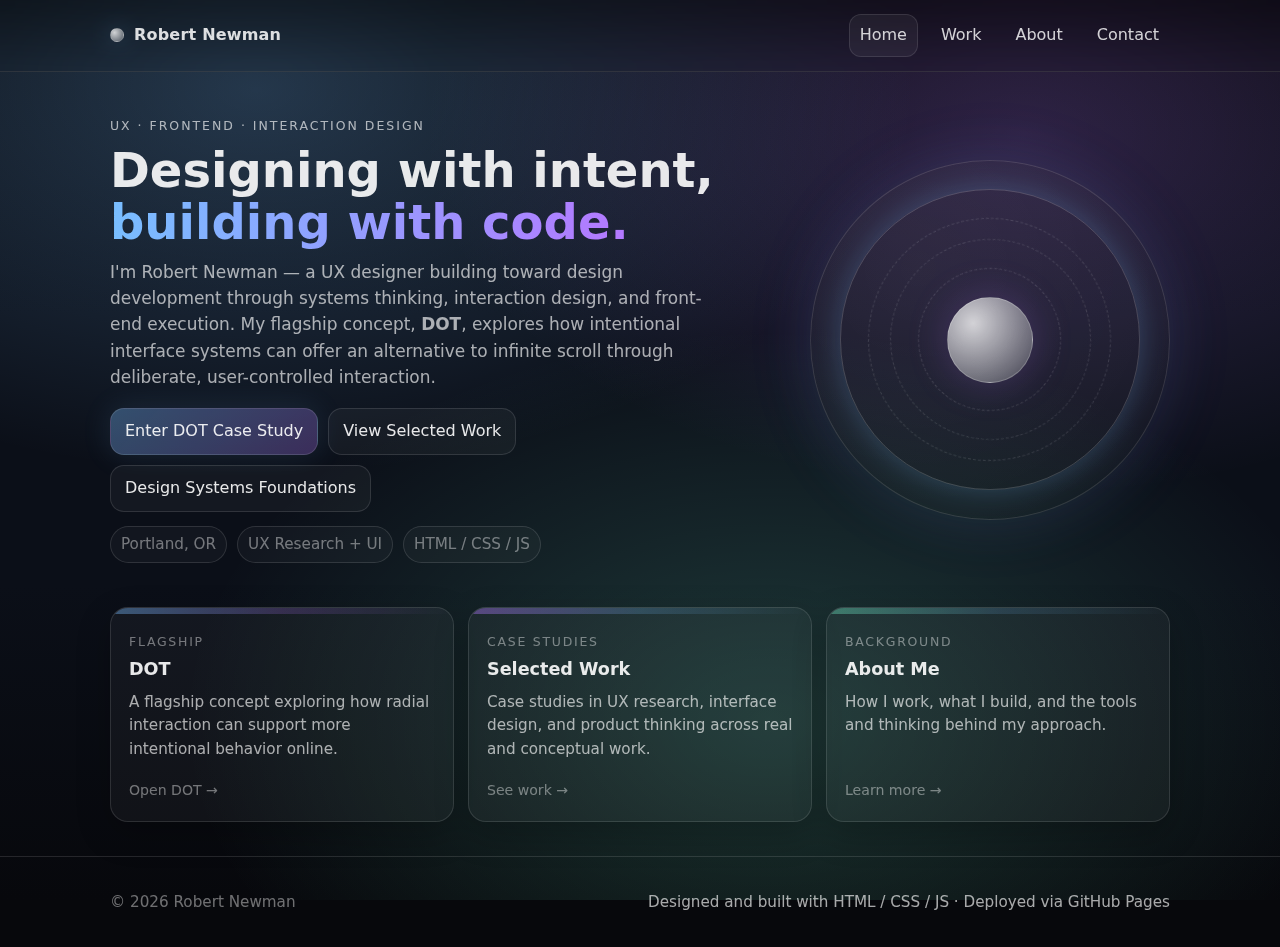
<file: index.html>
<!doctype html>
<html lang="en">
  <head>
    <meta charset="utf-8" />
    <meta name="viewport" content="width=device-width,initial-scale=1" />
    <title>Robert Newman — Portfolio</title>
    <meta
  name="description"
  content="Portfolio of Robert Newman — a UX designer building toward design development through systems thinking, interaction design, and front-end execution."
    />
    <link rel="stylesheet" href="css/styles.css" />
    <script src="js/script.js" defer></script>
  </head>

  <body>
    <a class="skip" href="#main">Skip to content</a>

    <header class="site-header">
      <div class="container header-inner">
        <a class="brand" href="index.html" aria-label="Home">
          <span class="brand-mark" aria-hidden="true"></span>
          <span class="brand-text">Robert Newman</span>
        </a>

        <nav class="nav" aria-label="Primary">
          <a href="index.html">Home</a>
          <a href="work.html">Work</a>
          <a href="about.html">About</a>
          <a href="contact.html">Contact</a>
          <button
            class="btn ghost"
            type="button"
            data-theme-toggle
            aria-label="Toggle theme"
          >
            ◐
          </button>
        </nav>
      </div>
    </header>

    <main id="main" class="container">
      <section class="hero">
        <div class="hero-copy">
          <p class="eyebrow">UX · Frontend · Interaction Design</p>
          <h1 class="title">
            Designing with intent,
            <span class="accent">building with code.</span>
          </h1>
          <p class="lead">
            I'm Robert Newman — a UX designer building toward design development through systems thinking,
            interaction design, and front-end execution. My flagship concept,
            <strong>DOT</strong>, explores how intentional interface systems can offer an alternative to
            infinite scroll through deliberate, user-controlled interaction.
          </p>

         <div class="hero-cta-group">
          <div class="cta-row">
           <a class="btn primary" href="project-dot.html">Enter DOT Case Study</a>
           <a class="btn" href="work.html">View Selected Work</a>
        </div>

       <div class="cta-subrow">
          <a class="btn btn-foundation" href="design-systems.html">Design Systems Foundations</a>
       </div>
      </div>

          <ul class="meta">
            <li>Portland, OR</li>
            <li>UX Research + UI</li>
            <li>HTML / CSS / JS</li>
          </ul>
        </div>

        <!-- DOT-style "portal" card -->
        <div class="portal" aria-hidden="true">
          <div class="portal-ring"></div>
          <div class="portal-core"></div>
          <div class="portal-orbit orbit-a"></div>
          <div class="portal-orbit orbit-b"></div>
          <div class="portal-orbit orbit-c"></div>
        </div>
      </section>

      <section class="home-cards">
        <a href="project-dot.html" class="home-card" data-accent="blue">
          <span class="home-card-icon" aria-hidden="true"></span>
          <div class="home-card-body">
            <span class="work-type">Flagship</span>
            <h2>DOT</h2>
            <p>
              A flagship concept exploring how radial interaction can support more intentional behavior online.
            </p>
            <span class="work-cta">Open DOT →</span>
          </div>
        </a>

        <a href="work.html" class="home-card" data-accent="purple">
          <span class="home-card-icon" aria-hidden="true"></span>
          <div class="home-card-body">
            <span class="work-type">Case Studies</span>
            <h2>Selected Work</h2>
            <p>
              Case studies in UX research, interface design, and product thinking across real and conceptual work.
            </p>
            <span class="work-cta">See work →</span>
          </div>
        </a>

        <a href="about.html" class="home-card" data-accent="mint">
          <span class="home-card-icon" aria-hidden="true"></span>
          <div class="home-card-body">
            <span class="work-type">Background</span>
            <h2>About Me</h2>
            <p>
              How I work, what I build, and the tools and
              thinking behind my approach.
            </p>
            <span class="work-cta">Learn more →</span>
          </div>
        </a>
      </section>
    </main>
     
    <footer class="site-footer">
      <div class="container footer-inner">
        <p>© <span data-year></span> Robert Newman</p>
        <p class="muted">
          Designed and built with HTML / CSS / JS · Deployed via GitHub Pages
        </p>
      </div>
    </footer>
  </body>
</html>
</file>
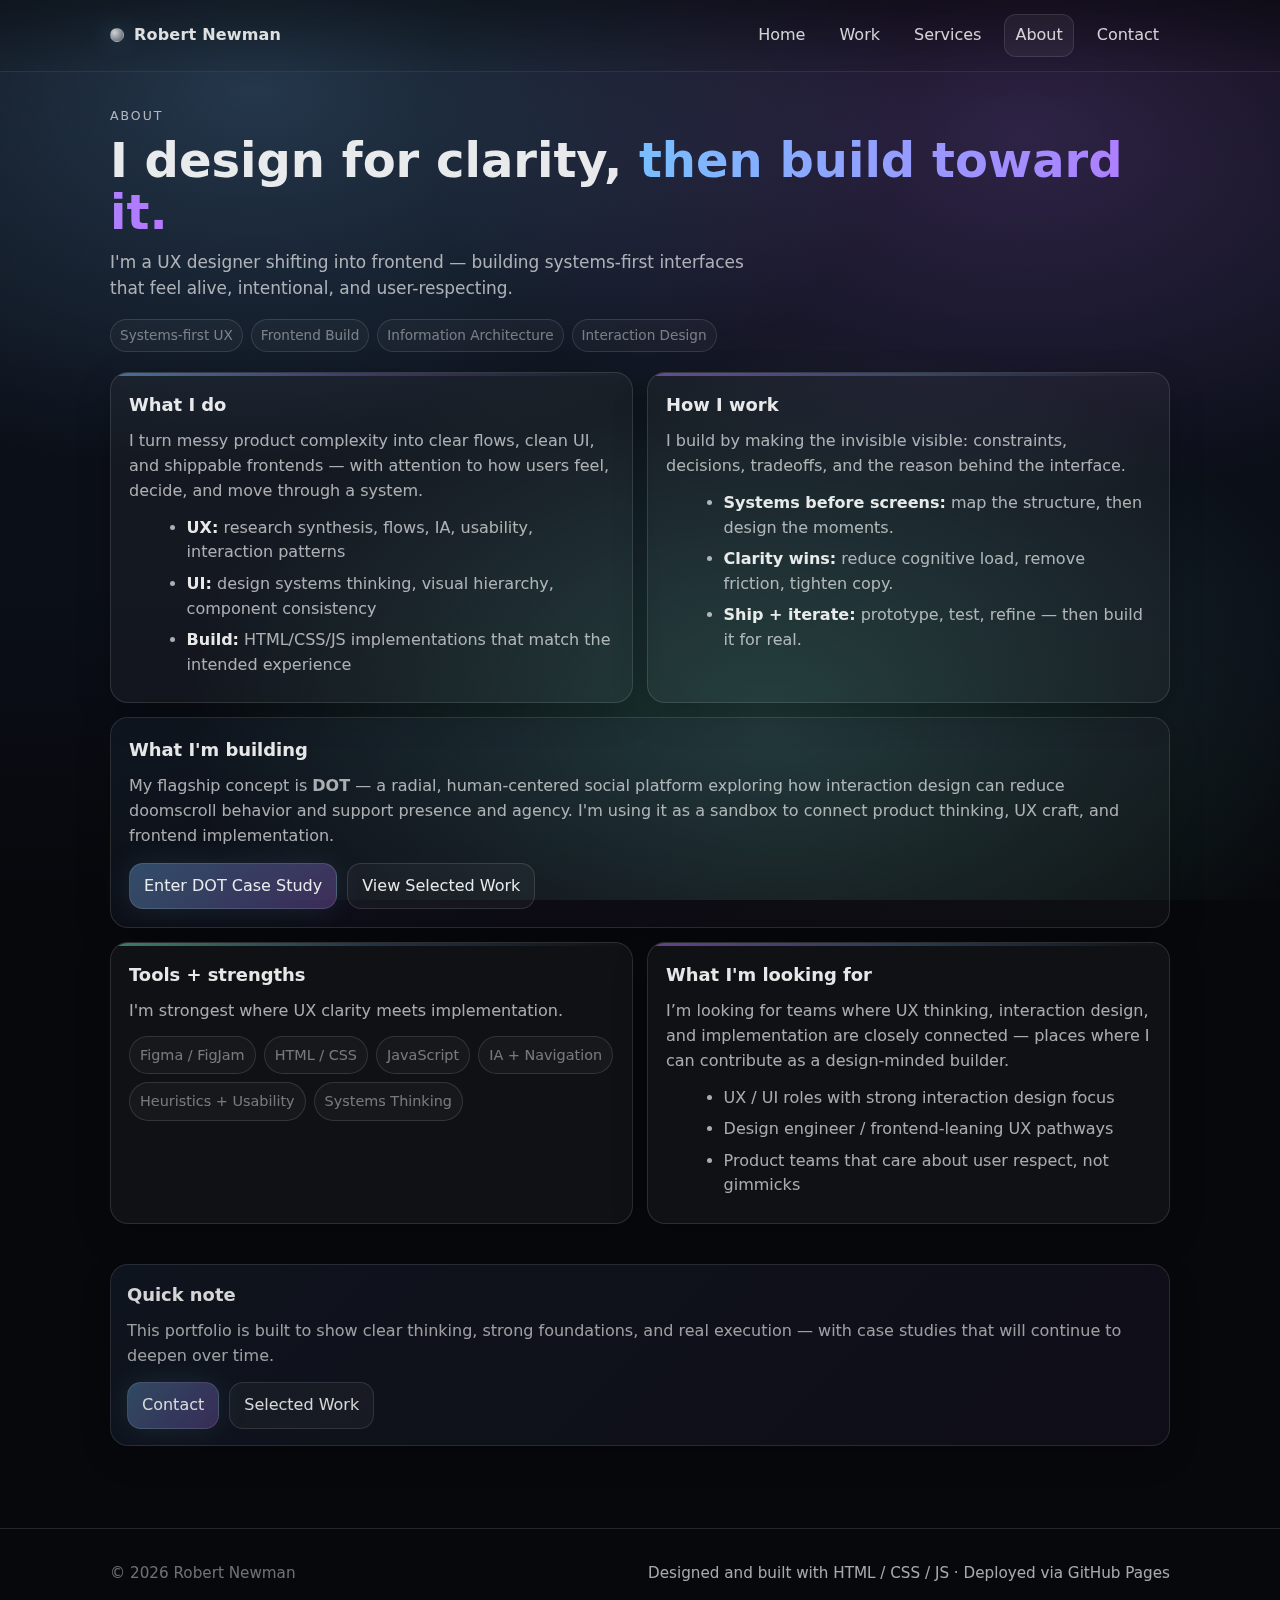
<file: about.html>
<!doctype html>
<html lang="en">
  <head>
    <meta charset="utf-8" />
    <meta name="viewport" content="width=device-width, initial-scale=1" />
    <title>About — Robert Newman</title>
    <meta
      name="description"
      content="About Robert Newman — UX designer building toward design development through systems thinking, 
      interaction design, and frontend execution."
    />
    <link rel="stylesheet" href="css/styles.css" />
    <script src="js/script.js" defer></script>
  </head>

  <body>
    <a class="skip" href="#main">Skip to content</a>

    <header class="site-header">
      <div class="container header-inner">
        <a class="brand" href="index.html">
          <span class="brand-mark" aria-hidden="true"></span>
          <span class="brand-text">Robert Newman</span>
        </a>

        <nav class="nav" aria-label="Primary">
          <a href="index.html">Home</a>
          <a href="work.html">Work</a>
          <a href="services.html">Services</a>
          <a href="about.html" class="active" aria-current="page">About</a>
          <a href="contact.html">Contact</a>
          <button
            class="btn ghost"
            type="button"
            data-theme-toggle
            aria-label="Toggle theme"
          >
            ◐
          </button>
        </nav>
      </div>
    </header>

    <main id="main" class="container">
      <header class="page-head about-hero">
        <p class="eyebrow">About</p>
        <h1 class="title">
          I design for clarity,
          <span class="accent">then build toward it.</span>
        </h1>
        <p class="lead">
          I'm a UX designer shifting into frontend — building systems-first
          interfaces that feel alive, intentional, and user-respecting.
        </p>

        <div class="tags" aria-label="Focus areas">
          <span>Systems-first UX</span>
          <span>Frontend Build</span>
          <span>Information Architecture</span>
          <span>Interaction Design</span>
        </div>
      </header>

      <section class="about-grid">
        <!-- LEFT COLUMN -->
        <article class="card about-card accent-card" data-accent="blue">
          <span class="card-accent-bar" aria-hidden="true"></span>
          <h2>What I do</h2>
          <p>
            I turn messy product complexity into clear flows, clean UI, and
            shippable frontends — with attention to how users feel, decide, and
            move through a system.
          </p>
          <ul class="bullets">
            <li>
              <strong>UX:</strong> research synthesis, flows, IA, usability,
              interaction patterns
            </li>
            <li>
              <strong>UI:</strong> design systems thinking, visual hierarchy,
              component consistency
            </li>
            <li>
              <strong>Build:</strong> HTML/CSS/JS implementations that match the
              intended experience
            </li>
          </ul>
        </article>

        <article class="card about-card accent-card" data-accent="purple">
          <span class="card-accent-bar" aria-hidden="true"></span>
          <h2>How I work</h2>
          <p>
            I build by making the invisible visible: constraints, decisions,
            tradeoffs, and the reason behind the interface.
          </p>
          <ul class="bullets">
            <li>
              <strong>Systems before screens:</strong> map the structure, then
              design the moments.
            </li>
            <li>
              <strong>Clarity wins:</strong> reduce cognitive load, remove
              friction, tighten copy.
            </li>
            <li>
              <strong>Ship + iterate:</strong> prototype, test, refine — then
              build it for real.
            </li>
          </ul>
        </article>

        <!-- FULL WIDTH -->
        <article
          class="card about-card span-2 about-feature"
          data-accent="blue"
        >
          <h2>What I'm building</h2>
          <p>
            My flagship concept is <strong>DOT</strong> — a radial,
            human-centered social platform exploring how interaction design can
            reduce doomscroll behavior and support presence and agency. I'm
            using it as a sandbox to connect product thinking, UX craft, and
            frontend implementation.
          </p>

          <div class="cta-row">
            <a class="btn primary" href="project-dot.html"
              >Enter DOT Case Study</a
            >
            <a class="btn" href="work.html">View Selected Work</a>
          </div>
        </article>

        <!-- LEFT COLUMN -->
        <article class="card about-card accent-card" data-accent="mint">
          <span class="card-accent-bar" aria-hidden="true"></span>
          <h2>Tools + strengths</h2>
          <p class="muted">
            I'm strongest where UX clarity meets implementation.
          </p>
          <div class="about-pill-grid" role="list">
            <span role="listitem">Figma / FigJam</span>
            <span role="listitem">HTML / CSS</span>
            <span role="listitem">JavaScript</span>
            <span role="listitem">IA + Navigation</span>
            <span role="listitem">Heuristics + Usability</span>
            <span role="listitem">Systems Thinking</span>
          </div>
        </article>

        <article class="card about-card accent-card" data-accent="purple">
          <span class="card-accent-bar" aria-hidden="true"></span>
          <h2>What I'm looking for</h2>
          <p>
            I’m looking for teams where UX thinking, interaction design, and
            implementation are closely connected — places where I can contribute
            as a design-minded builder.
          </p>
          <ul class="bullets">
            <li>UX / UI roles with strong interaction design focus</li>
            <li>Design engineer / frontend-leaning UX pathways</li>
            <li>Product teams that care about user respect, not gimmicks</li>
          </ul>
        </article>

        <!-- FULL WIDTH -->
        <article class="card about-card span-2 callout">
          <h2>Quick note</h2>
          <p class="muted">
            This portfolio is built to show clear thinking, strong foundations,
            and real execution — with case studies that will continue to deepen
            over time.
          </p>
          <div class="cta-row">
            <a class="btn primary" href="contact.html">Contact</a>
            <a class="btn" href="work.html">Selected Work</a>
          </div>
        </article>
      </section>
    </main>

    <footer class="site-footer">
      <div class="container footer-inner">
        <p>© <span data-year></span> Robert Newman</p>
        <p class="muted">
          Designed and built with HTML / CSS / JS · Deployed via GitHub Pages
        </p>
      </div>
    </footer>
  </body>
</html>
</file>
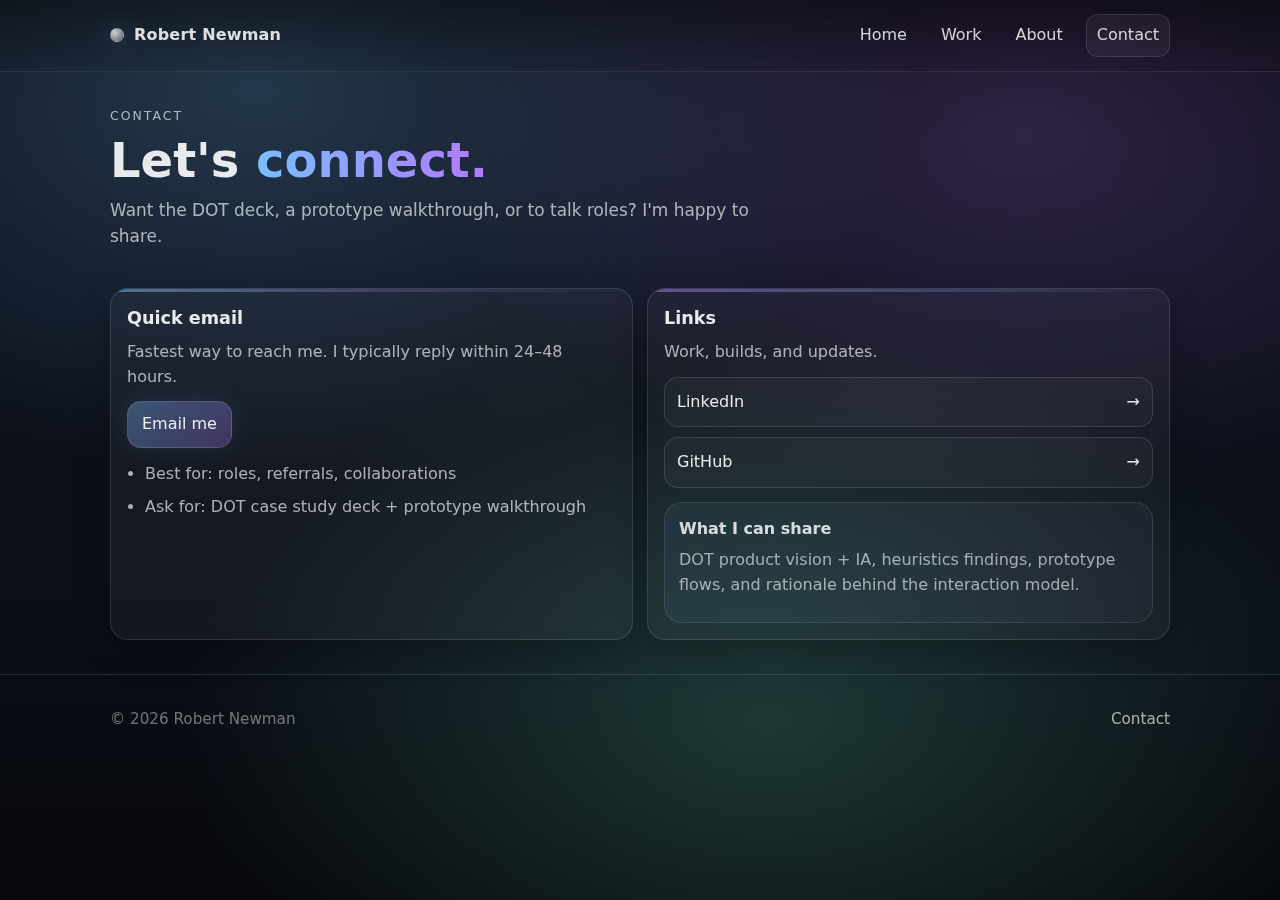
<file: contact.html>
<!doctype html>
<html lang="en">
  <head>
    <meta charset="utf-8" />
    <meta name="viewport" content="width=device-width,initial-scale=1" />
    <title>Contact — Robert Newman</title>
    <link rel="stylesheet" href="css/styles.css" />
    <script src="js/script.js" defer></script>
  </head>
  <body>
    <a class="skip" href="#main">Skip to content</a>

    <header class="site-header">
      <div class="container header-inner">
        <a class="brand" href="index.html" aria-label="Home">
          <span class="brand-mark" aria-hidden="true"></span>
          <span class="brand-text">Robert Newman</span>
        </a>
        <nav class="nav" aria-label="Primary">
          <a href="index.html">Home</a>
          <a href="work.html">Work</a>
          <a href="about.html">About</a>
          <a href="contact.html">Contact</a>
          <button
            class="btn ghost"
            type="button"
            data-theme-toggle
            aria-label="Toggle theme"
          >
            ◐
          </button>
        </nav>
      </div>
    </header>

    <main id="main" class="container">
      <header class="page-head">
        <p class="eyebrow">Contact</p>
        <h1 class="title">Let's <span class="accent">connect.</span></h1>
        <p class="lead">
          Want the DOT deck, a prototype walkthrough, or to talk roles?
          I'm happy to share.
        </p>
      </header>

      <section class="contact-grid">
        <article class="card accent-card" data-accent="blue">
          <span class="card-accent-bar" aria-hidden="true"></span>
          <h2>Quick email</h2>
          <p class="muted">
            Fastest way to reach me. I typically reply within 24–48 hours.
          </p>

          <div class="contact-actions">
            <a
              class="btn primary"
              href="mailto:newmanr47@gmail.com?subject=Portfolio%20-%20Let%E2%80%99s%20connect"
            >
              Email me
            </a>
          </div>

          <ul class="contact-bullets">
            <li>Best for: roles, referrals, collaborations</li>
            <li>Ask for: DOT case study deck + prototype walkthrough</li>
          </ul>
        </article>

        <article class="card accent-card" data-accent="purple">
          <span class="card-accent-bar" aria-hidden="true"></span>
          <h2>Links</h2>
          <p class="muted">Work, builds, and updates.</p>

          <div class="link-list">
            <a
              class="link-row"
              href="https://www.linkedin.com/in/robertnewmanux"
              target="_blank"
              rel="noopener"
            >
              <span>LinkedIn</span><span aria-hidden="true">→</span>
            </a>
            <a
              class="link-row"
              href="https://github.com/RNUXDV"
              target="_blank"
              rel="noopener"
            >
              <span>GitHub</span><span aria-hidden="true">→</span>
            </a>
          </div>

          <div class="callout mini">
            <h3>What I can share</h3>
            <p class="muted">
              DOT product vision + IA, heuristics findings, prototype flows, and
              rationale behind the interaction model.
            </p>
          </div>
        </article>
      </section>
    </main>

    <footer class="site-footer">
      <div class="container footer-inner">
        <p>© <span data-year></span> Robert Newman</p>
        <p class="muted">Contact</p>
      </div>
    </footer>
  </body>
</html>
</file>
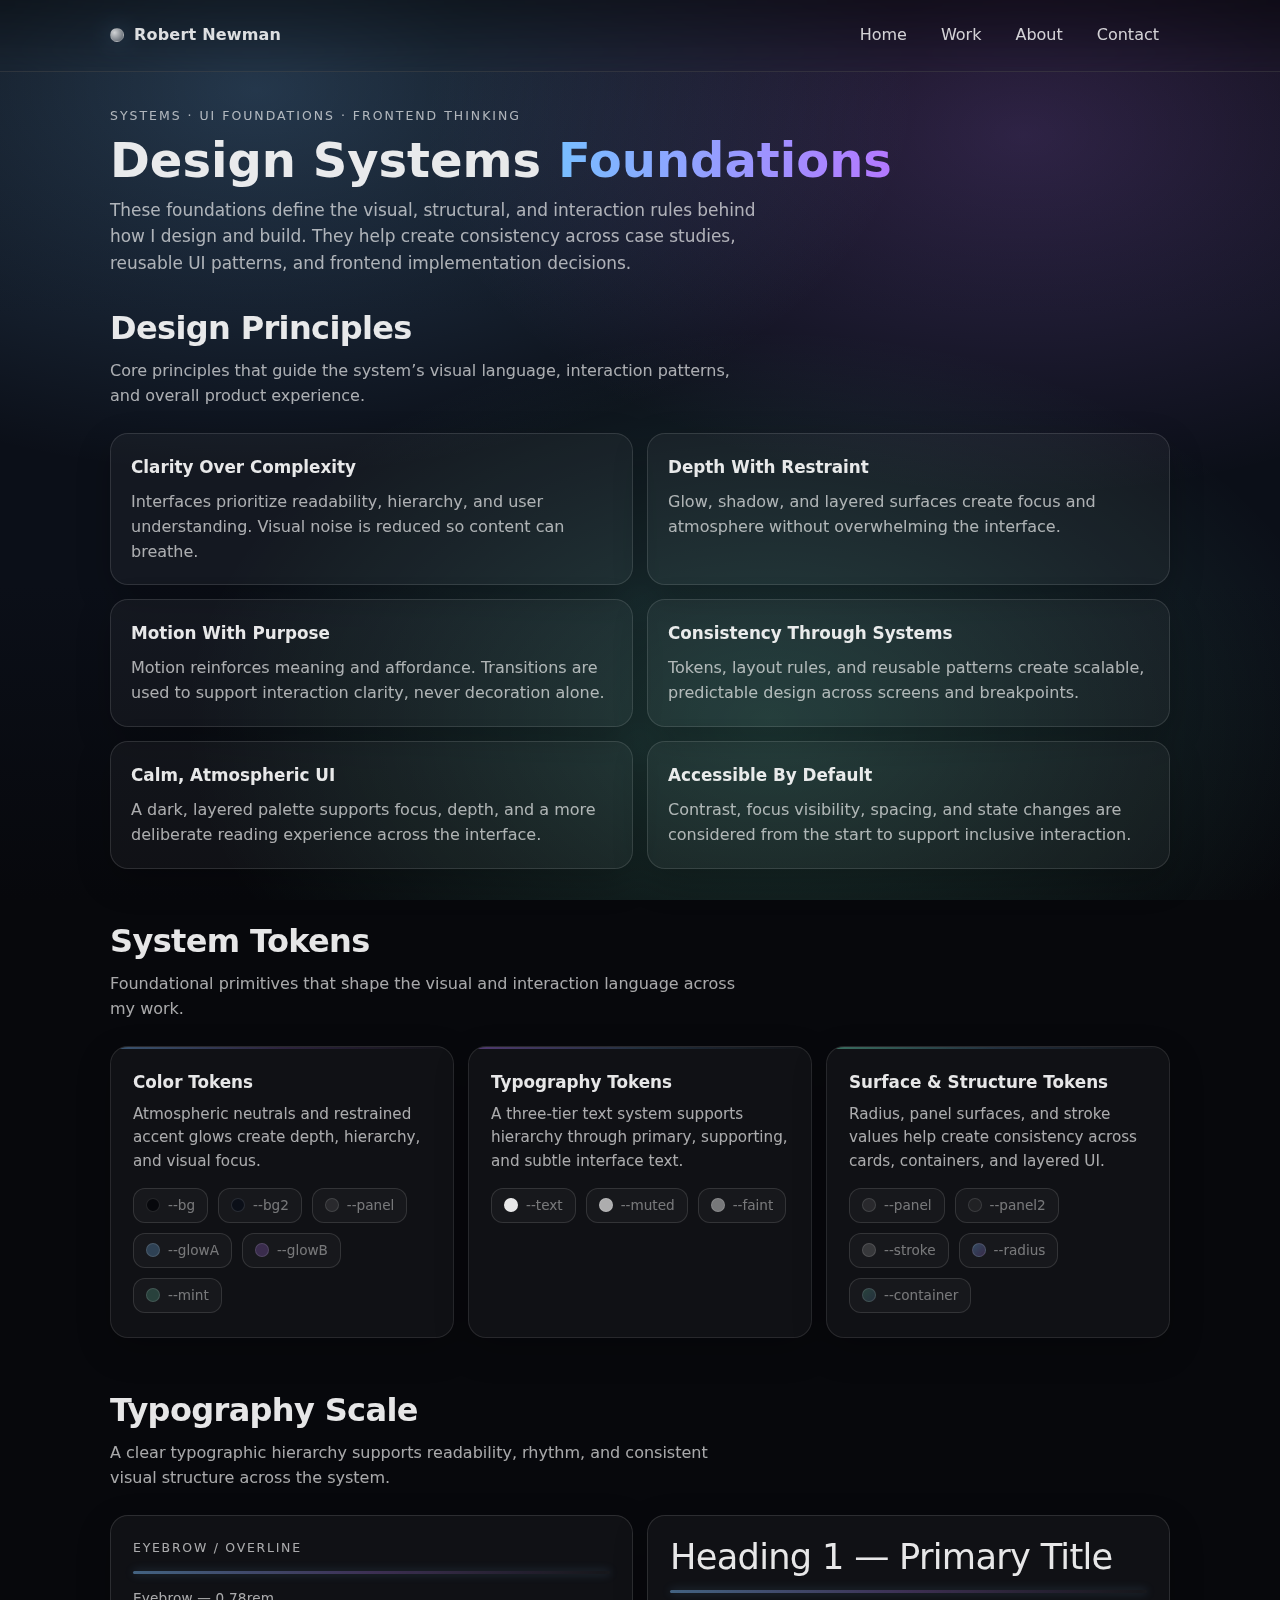
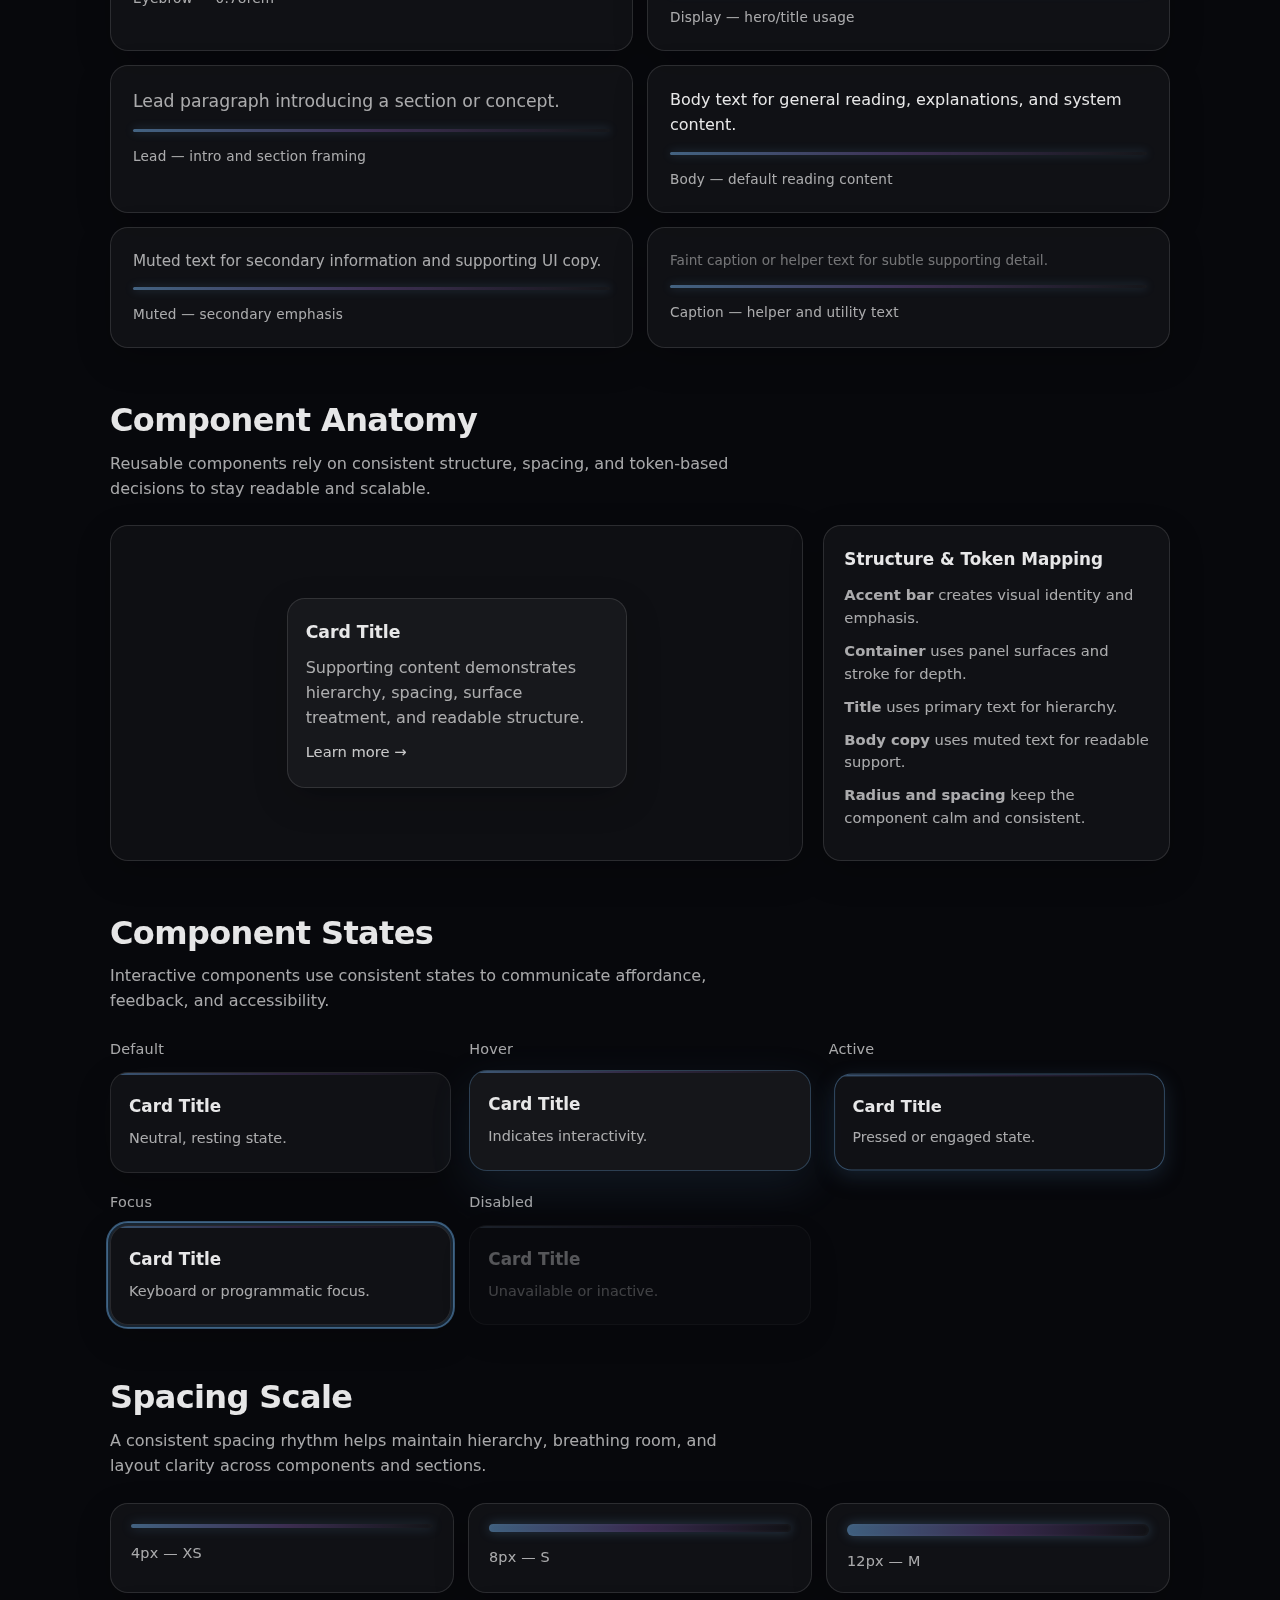
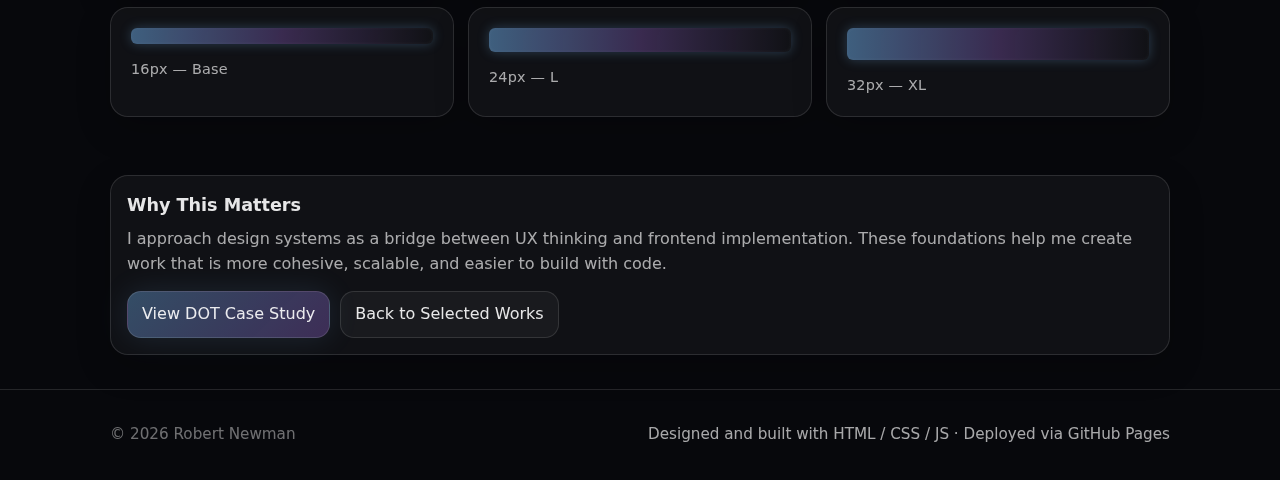
<file: design-systems.html>
<!doctype html>
<html lang="en">
  <head>
    <meta charset="utf-8" />
    <meta name="viewport" content="width=device-width,initial-scale=1" />
    <title>Design Systems Foundations — Robert Newman</title>
    <meta
      name="description"
      content="Design systems foundations for Robert Newman's portfolio work."
    />
    <link rel="stylesheet" href="css/styles.css" />
    <script src="js/script.js" defer></script>
  </head>

  <body>
    <a class="skip" href="#main">Skip to content</a>

    <header class="site-header">
      <div class="container header-inner">
        <a class="brand" href="index.html" aria-label="Home">
          <span class="brand-mark" aria-hidden="true"></span>
          <span class="brand-text">Robert Newman</span>
        </a>

        <nav class="nav" aria-label="Primary">
          <a href="index.html">Home</a>
          <a href="work.html">Work</a>
          <a href="about.html">About</a>
          <a href="contact.html">Contact</a>
          <button
            class="btn ghost"
            type="button"
            data-theme-toggle
            aria-label="Toggle theme"
          >
            ◐
          </button>
        </nav>
      </div>
    </header>

    <main id="main" class="container">
  <section class="page-head">
    <p class="eyebrow">Systems · UI Foundations · Frontend Thinking</p>
    <h1 class="title">
      Design Systems <span class="accent">Foundations</span>
    </h1>
    <p class="lead">
      These foundations define the visual, structural, and interaction rules
      behind how I design and build. They help create consistency across case
      studies, reusable UI patterns, and frontend implementation decisions.
    </p>
  </section>

  <section class="ds-principles">
    <h2 class="tokens-title">Design Principles</h2>
    <p class="tokens-lead">
      Core principles that guide the system’s visual language, interaction
      patterns, and overall product experience.
    </p>

    <div class="principles-grid">
      <article class="principle-card">
        <h3>Clarity Over Complexity</h3>
        <p>
          Interfaces prioritize readability, hierarchy, and user understanding.
          Visual noise is reduced so content can breathe.
        </p>
      </article>

      <article class="principle-card">
        <h3>Depth With Restraint</h3>
        <p>
          Glow, shadow, and layered surfaces create focus and atmosphere without
          overwhelming the interface.
        </p>
      </article>

      <article class="principle-card">
        <h3>Motion With Purpose</h3>
        <p>
          Motion reinforces meaning and affordance. Transitions are used to
          support interaction clarity, never decoration alone.
        </p>
      </article>

      <article class="principle-card">
        <h3>Consistency Through Systems</h3>
        <p>
          Tokens, layout rules, and reusable patterns create scalable,
          predictable design across screens and breakpoints.
        </p>
      </article>

      <article class="principle-card">
        <h3>Calm, Atmospheric UI</h3>
        <p>
          A dark, layered palette supports focus, depth, and a more deliberate
          reading experience across the interface.
        </p>
      </article>

      <article class="principle-card">
        <h3>Accessible By Default</h3>
        <p>
          Contrast, focus visibility, spacing, and state changes are considered
          from the start to support inclusive interaction.
        </p>
      </article>
    </div>
  </section>

  <section class="tokens-section">
    <h2 class="tokens-title">System Tokens</h2>
    <p class="tokens-lead">
      Foundational primitives that shape the visual and interaction language
      across my work.
    </p>

    <div class="tokens-grid">
      <article class="token-card" data-accent="blue">
        <div class="token-accent-bar"></div>
        <h3>Color Tokens</h3>
        <p>
          Atmospheric neutrals and restrained accent glows create depth,
          hierarchy, and visual focus.
        </p>
        <div class="token-swatches">
          <div class="token-swatch"><span class="swatch-dot swatch-bg"></span>--bg</div>
          <div class="token-swatch"><span class="swatch-dot swatch-bg2"></span>--bg2</div>
          <div class="token-swatch"><span class="swatch-dot swatch-panel"></span>--panel</div>
          <div class="token-swatch"><span class="swatch-dot swatch-glowA"></span>--glowA</div>
          <div class="token-swatch"><span class="swatch-dot swatch-glowB"></span>--glowB</div>
          <div class="token-swatch"><span class="swatch-dot swatch-mint"></span>--mint</div>
        </div>
      </article>

      <article class="token-card" data-accent="purple">
        <div class="token-accent-bar"></div>
        <h3>Typography Tokens</h3>
        <p>
          A three-tier text system supports hierarchy through primary,
          supporting, and subtle interface text.
        </p>
        <div class="token-swatches">
          <div class="token-swatch"><span class="swatch-dot swatch-text"></span>--text</div>
          <div class="token-swatch"><span class="swatch-dot swatch-muted"></span>--muted</div>
          <div class="token-swatch"><span class="swatch-dot swatch-faint"></span>--faint</div>
        </div>
      </article>

      <article class="token-card" data-accent="mint">
        <div class="token-accent-bar"></div>
        <h3>Surface & Structure Tokens</h3>
        <p>
          Radius, panel surfaces, and stroke values help create consistency
          across cards, containers, and layered UI.
        </p>
        <div class="token-swatches">
          <div class="token-swatch"><span class="swatch-dot swatch-panel"></span>--panel</div>
          <div class="token-swatch"><span class="swatch-dot swatch-panel2"></span>--panel2</div>
          <div class="token-swatch"><span class="swatch-dot swatch-stroke"></span>--stroke</div>
          <div class="token-swatch"><span class="swatch-dot swatch-radius"></span>--radius</div>
          <div class="token-swatch"><span class="swatch-dot swatch-container"></span>--container</div>
        </div>
      </article>
    </div>
  </section>

  <section class="type-section">
    <h2 class="tokens-title">Typography Scale</h2>
    <p class="tokens-lead">
      A clear typographic hierarchy supports readability, rhythm, and consistent
      visual structure across the system.
    </p>

    <div class="type-grid">
      <article class="type-item">
        <div class="type-sample type-eyebrow">EYEBROW / OVERLINE</div>
        <div class="type-baseline"></div>
        <span class="type-label">Eyebrow — 0.78rem</span>
      </article>

      <article class="type-item">
        <div class="type-sample type-display">Heading 1 — Primary Title</div>
        <div class="type-baseline"></div>
        <span class="type-label">Display — hero/title usage</span>
      </article>

      <article class="type-item">
        <div class="type-sample type-lead-sample">
          Lead paragraph introducing a section or concept.
        </div>
        <div class="type-baseline"></div>
        <span class="type-label">Lead — intro and section framing</span>
      </article>

      <article class="type-item">
        <div class="type-sample type-body-sample">
          Body text for general reading, explanations, and system content.
        </div>
        <div class="type-baseline"></div>
        <span class="type-label">Body — default reading content</span>
      </article>

      <article class="type-item">
        <div class="type-sample type-muted-sample">
          Muted text for secondary information and supporting UI copy.
        </div>
        <div class="type-baseline"></div>
        <span class="type-label">Muted — secondary emphasis</span>
      </article>

      <article class="type-item">
        <div class="type-sample type-faint-sample">
          Faint caption or helper text for subtle supporting detail.
        </div>
        <div class="type-baseline"></div>
        <span class="type-label">Caption — helper and utility text</span>
      </article>
    </div>
  </section>

  <section class="anatomy-section">
    <h2 class="tokens-title">Component Anatomy</h2>
    <p class="tokens-lead">
      Reusable components rely on consistent structure, spacing, and token-based
      decisions to stay readable and scalable.
    </p>

    <div class="anatomy-grid">
      <div class="anatomy-preview">
        <article class="anatomy-card-sample" data-accent="blue">
          <div class="token-accent-bar"></div>
          <h3>Card Title</h3>
          <p>
            Supporting content demonstrates hierarchy, spacing, surface
            treatment, and readable structure.
          </p>
          <span class="anatomy-link">Learn more →</span>
        </article>
      </div>

      <div class="token-map">
        <h3>Structure & Token Mapping</h3>
        <ul>
          <li><strong>Accent bar</strong> creates visual identity and emphasis.</li>
          <li><strong>Container</strong> uses panel surfaces and stroke for depth.</li>
          <li><strong>Title</strong> uses primary text for hierarchy.</li>
          <li><strong>Body copy</strong> uses muted text for readable support.</li>
          <li><strong>Radius and spacing</strong> keep the component calm and consistent.</li>
        </ul>
      </div>
    </div>
  </section>

  <section class="states-section">
    <h2 class="tokens-title">Component States</h2>
    <p class="tokens-lead">
      Interactive components use consistent states to communicate affordance,
      feedback, and accessibility.
    </p>

    <div class="states-grid">
      <div class="state-item">
        <div class="state-label">Default</div>
        <div class="state-card state-default">
          <div class="token-accent-bar"></div>
          <h3>Card Title</h3>
          <p>Neutral, resting state.</p>
        </div>
      </div>

      <div class="state-item">
        <div class="state-label">Hover</div>
        <div class="state-card state-hover">
          <div class="token-accent-bar"></div>
          <h3>Card Title</h3>
          <p>Indicates interactivity.</p>
        </div>
      </div>

      <div class="state-item">
        <div class="state-label">Active</div>
        <div class="state-card state-active">
          <div class="token-accent-bar"></div>
          <h3>Card Title</h3>
          <p>Pressed or engaged state.</p>
        </div>
      </div>

      <div class="state-item">
        <div class="state-label">Focus</div>
        <div class="state-card state-focus">
          <div class="token-accent-bar"></div>
          <h3>Card Title</h3>
          <p>Keyboard or programmatic focus.</p>
        </div>
      </div>

      <div class="state-item">
        <div class="state-label">Disabled</div>
        <div class="state-card state-disabled">
          <div class="token-accent-bar"></div>
          <h3>Card Title</h3>
          <p>Unavailable or inactive.</p>
        </div>
      </div>
    </div>
  </section>

  <section class="spacing-section">
    <h2 class="tokens-title">Spacing Scale</h2>
    <p class="tokens-lead">
      A consistent spacing rhythm helps maintain hierarchy, breathing room, and
      layout clarity across components and sections.
    </p>

    <div class="spacing-grid">
      <div class="space-item">
        <div class="space-bar space-4"></div>
        <span class="space-label">4px — XS</span>
      </div>

      <div class="space-item">
        <div class="space-bar space-8"></div>
        <span class="space-label">8px — S</span>
      </div>

      <div class="space-item">
        <div class="space-bar space-12"></div>
        <span class="space-label">12px — M</span>
      </div>

      <div class="space-item">
        <div class="space-bar space-16"></div>
        <span class="space-label">16px — Base</span>
      </div>

      <div class="space-item">
        <div class="space-bar space-24"></div>
        <span class="space-label">24px — L</span>
      </div>

      <div class="space-item">
        <div class="space-bar space-32"></div>
        <span class="space-label">32px — XL</span>
      </div>
    </div>
  </section>

  <section class="stack">
    <article class="card">
      <h2>Why This Matters</h2>
      <p>
        I approach design systems as a bridge between UX thinking and frontend
        implementation. These foundations help me create work that is more
        cohesive, scalable, and easier to build with code.
      </p>
      <div class="cta-row">
        <a class="btn primary" href="project-dot.html">View DOT Case Study</a>
        <a class="btn" href="work.html">Back to Selected Works</a>
      </div>
    </article>
  </section>
</main>

    <footer class="site-footer">
      <div class="container footer-inner">
        <p>© <span data-year></span> Robert Newman</p>
        <p class="muted">
          Designed and built with HTML / CSS / JS · Deployed via GitHub Pages
        </p>
      </div>
    </footer>
  </body>
</html>
</file>
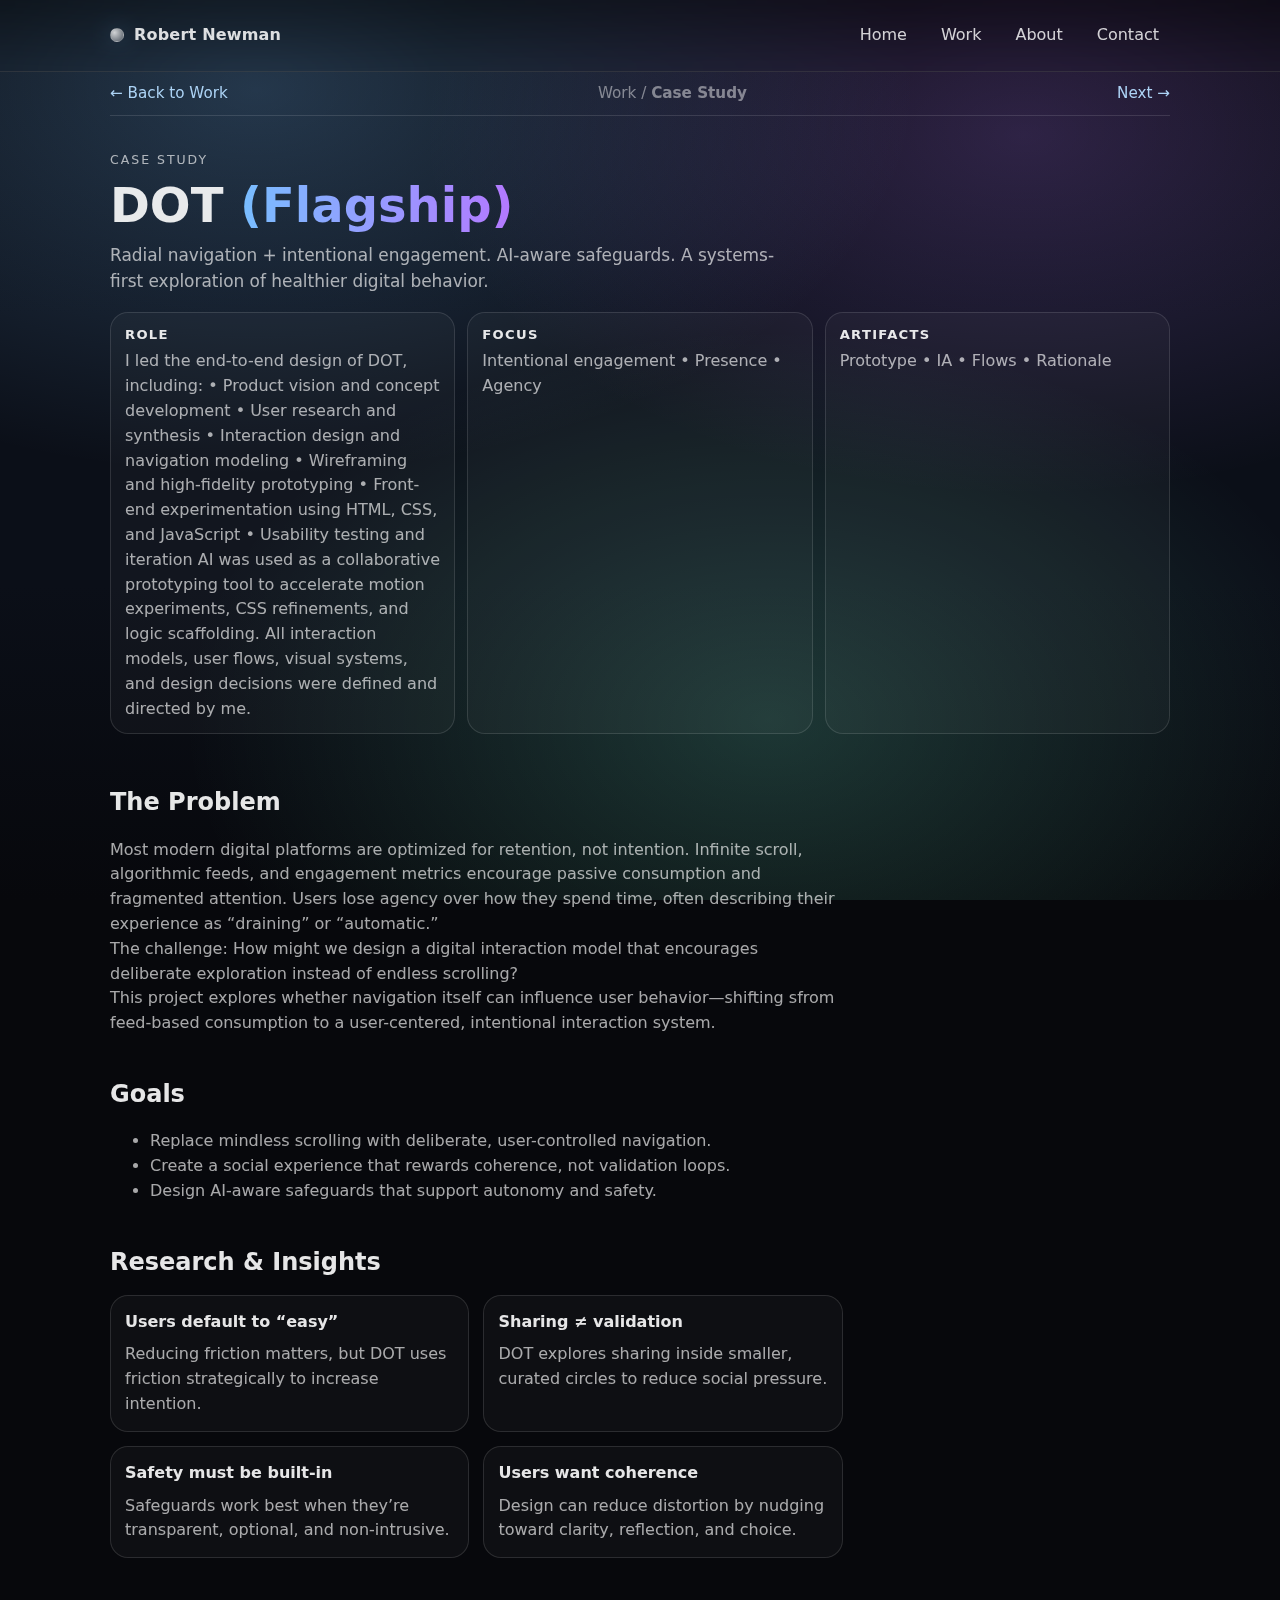
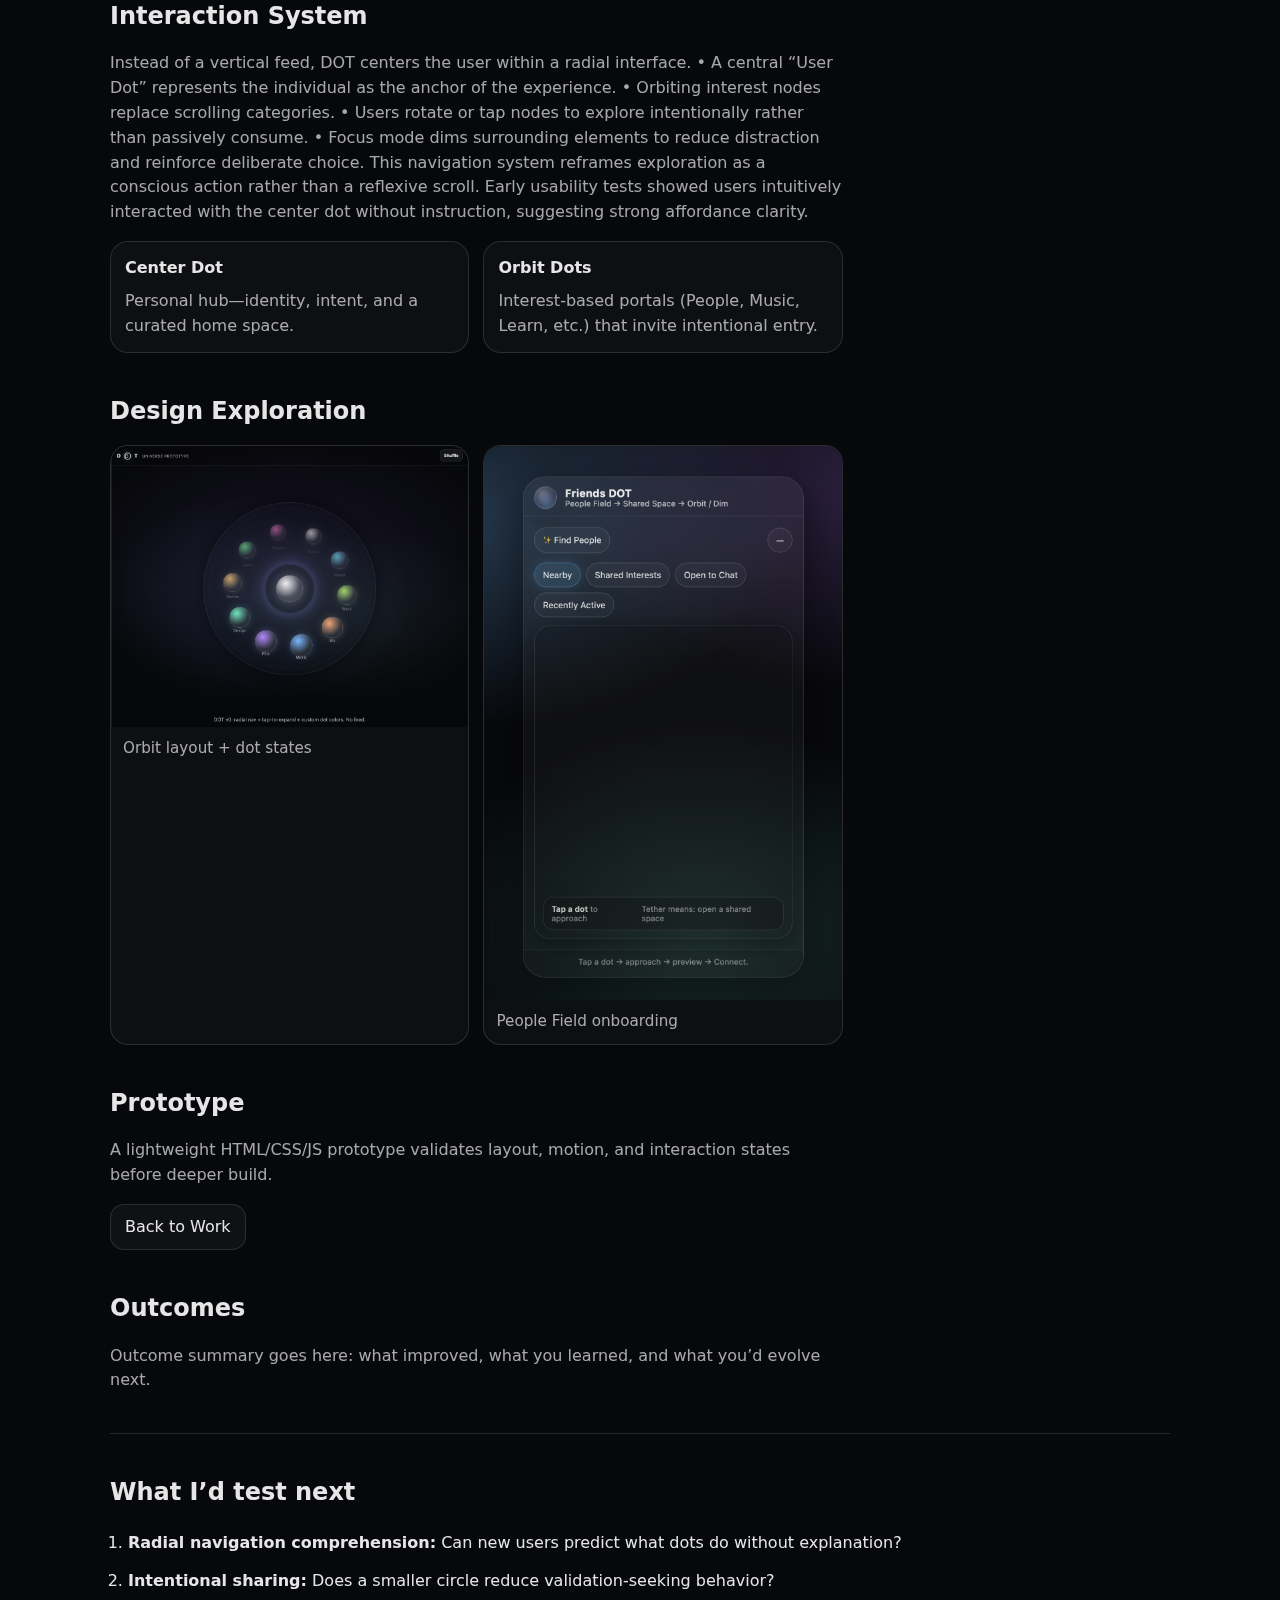
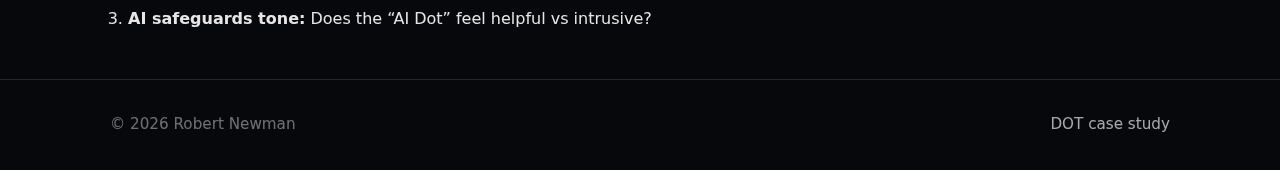
<file: project-dot.html>
<!doctype html>
<html lang="en">
  <head>
    <meta charset="utf-8" />
    <meta name="viewport" content="width=device-width,initial-scale=1" />
    <title>DOT (Flagship) — Case Study | Robert Newman</title>
    <meta
      name="description"
      content="DOT — radial navigation + intentional engagement. Case study by Robert Newman."
    />
    <link rel="stylesheet" href="css/styles.css" />
  </head>

  <body>
    <a class="skip" href="#main">Skip to content</a>

    <header class="site-header">
      <div class="container header-inner">
        <a class="brand" href="index.html">
          <span class="brand-mark" aria-hidden="true"></span>
          <span class="brand-text">Robert Newman</span>
        </a>

        <nav class="nav" aria-label="Primary">
          <a href="index.html">Home</a>
          <a href="work.html">Work</a>
          <a href="about.html">About</a>
          <a href="contact.html">Contact</a>
        </nav>
      </div>
    </header>

    <nav class="case-nav">
      <a class="text-link" href="work.html">← Back to Work</a>

      <span class="case-breadcrumb"> Work / <strong>Case Study</strong> </span>

      <!-- Optional next link (change per page) -->
      <a class="text-link" href="project-dr-tongue.html">Next →</a>
    </nav>

    <main id="main" class="container">
      <header class="case-hero page-head">
        <p class="eyebrow">Case Study</p>
        <h1 class="title">DOT <span class="accent">(Flagship)</span></h1>
        <p class="lead">
          Radial navigation + intentional engagement. AI-aware safeguards. A
          systems-first exploration of healthier digital behavior.
        </p>

        <div class="case-metrics">
          <div class="metric">
            <strong>Role</strong>
            <div class="muted">I led the end-to-end design of DOT, including:
	          •	Product vision and concept development
	          •	User research and synthesis
	          •	Interaction design and navigation modeling
	          •	Wireframing and high-fidelity prototyping
	          •	Front-end experimentation using HTML, CSS, and JavaScript
	          •	Usability testing and iteration

            AI was used as a collaborative prototyping tool to accelerate motion experiments, CSS refinements, and logic scaffolding. All interaction models, user flows, visual systems, and design decisions were defined and directed by me.
           </div>
          </div>
          <div class="metric">
            <strong>Focus</strong>
            <div class="muted">Intentional engagement • Presence • Agency</div>
          </div>
          <div class="metric">
            <strong>Artifacts</strong>
            <div class="muted">Prototype • IA • Flows • Rationale</div>
          </div>
        </div>
      </header>

      <section class="case-section">
        <h2>The Problem</h2>
        <p class="muted">
          Most modern digital platforms are optimized for retention, not intention. 
          Infinite scroll, algorithmic feeds, and engagement metrics encourage passive 
          consumption and fragmented attention. Users lose agency over how they spend time, 
          often describing their experience as “draining” or “automatic.”
          <br>
          The challenge:
          How might we design a digital interaction model that encourages deliberate exploration 
          instead of endless scrolling?
          <br>
          This project explores whether navigation itself can influence user behavior—shifting 
          sfrom feed-based consumption to a user-centered, intentional interaction system.
        </p>
      </section>

      <section class="case-section">
        <h2>Goals</h2>
        <ul class="muted">
          <li>
            Replace mindless scrolling with deliberate, user-controlled
            navigation.
          </li>
          <li>
            Create a social experience that rewards coherence, not validation
            loops.
          </li>
          <li>Design AI-aware safeguards that support autonomy and safety.</li>
        </ul>
      </section>

      <section class="case-section">
        <h2>Research & Insights</h2>
        <div class="insight-list">
          <div class="insight">
            <h3>Users default to “easy”</h3>
            <p>
              Reducing friction matters, but DOT uses friction strategically to
              increase intention.
            </p>
          </div>
          <div class="insight">
            <h3>Sharing ≠ validation</h3>
            <p>
              DOT explores sharing inside smaller, curated circles to reduce
              social pressure.
            </p>
          </div>
          <div class="insight">
            <h3>Safety must be built-in</h3>
            <p>
              Safeguards work best when they’re transparent, optional, and
              non-intrusive.
            </p>
          </div>
          <div class="insight">
            <h3>Users want coherence</h3>
            <p>
              Design can reduce distortion by nudging toward clarity,
              reflection, and choice.
            </p>
          </div>
        </div>
      </section>

      <section class="case-section">
        <h2>Interaction System</h2>
        <p class="muted">
          Instead of a vertical feed, DOT centers the user within a radial interface.
	        •	A central “User Dot” represents the individual as the anchor of the experience.
	        •	Orbiting interest nodes replace scrolling categories.
	        •	Users rotate or tap nodes to explore intentionally rather than passively consume.
	        •	Focus mode dims surrounding elements to reduce distraction and reinforce deliberate choice.

          This navigation system reframes exploration as a conscious action rather than a reflexive scroll. 
          Early usability tests showed users intuitively interacted with the center dot without instruction, 
          suggesting strong affordance clarity.
        </p>

        <div class="system-grid">
          <div class="insight">
            <h3>Center Dot</h3>
            <p>Personal hub—identity, intent, and a curated home space.</p>
          </div>
          <div class="insight">
            <h3>Orbit Dots</h3>
            <p>
              Interest-based portals (People, Music, Learn, etc.) that invite
              intentional entry.
            </p>
          </div>
        </div>
      </section>

      <section class="case-section">
        <h2>Design Exploration</h2>
        <div class="screen-grid">
          <figure class="screen">
            <img
              src="assets/dot/dot-orbit.png"
              alt="DOT orbit interface showing center dot with surrounding interest dots"
              class="screen-img"
            />
            <figcaption>Orbit layout + dot states</figcaption>
          </figure>
          <figure class="screen">
            <img
              src="assets/dot/dot-people-field.png"
              alt="DOT People Field onboarding flow"
              class="screen-img"
            />
            <figcaption>People Field onboarding</figcaption>
          </figure>
        </div>
      </section>

      <section class="case-section">
        <h2>Prototype</h2>
        <p class="muted">
          A lightweight HTML/CSS/JS prototype validates layout, motion, and
          interaction states before deeper build.
        </p>
        <a class="btn" href="work.html">Back to Work</a>
      </section>

      <section class="case-section">
        <h2>Outcomes</h2>
        <p class="muted">
          Outcome summary goes here: what improved, what you learned, and what
          you’d evolve next.
        </p>
      </section>

      <section class="case-next">
        <h2>What I’d test next</h2>
        <ol class="test-list">
          <li>
            <strong>Radial navigation comprehension:</strong> Can new users
            predict what dots do without explanation?
          </li>
          <li>
            <strong>Intentional sharing:</strong> Does a smaller circle reduce
            validation-seeking behavior?
          </li>
          <li>
            <strong>AI safeguards tone:</strong> Does the “AI Dot” feel helpful
            vs intrusive?
          </li>
        </ol>
      </section>
    </main>

    <footer class="site-footer">
      <div class="container footer-inner">
        <p>© <span data-year></span> Robert Newman</p>
        <p class="muted">DOT case study</p>
      </div>
    </footer>

    <script src="js/script.js"></script>
  </body>
</html>
</file>
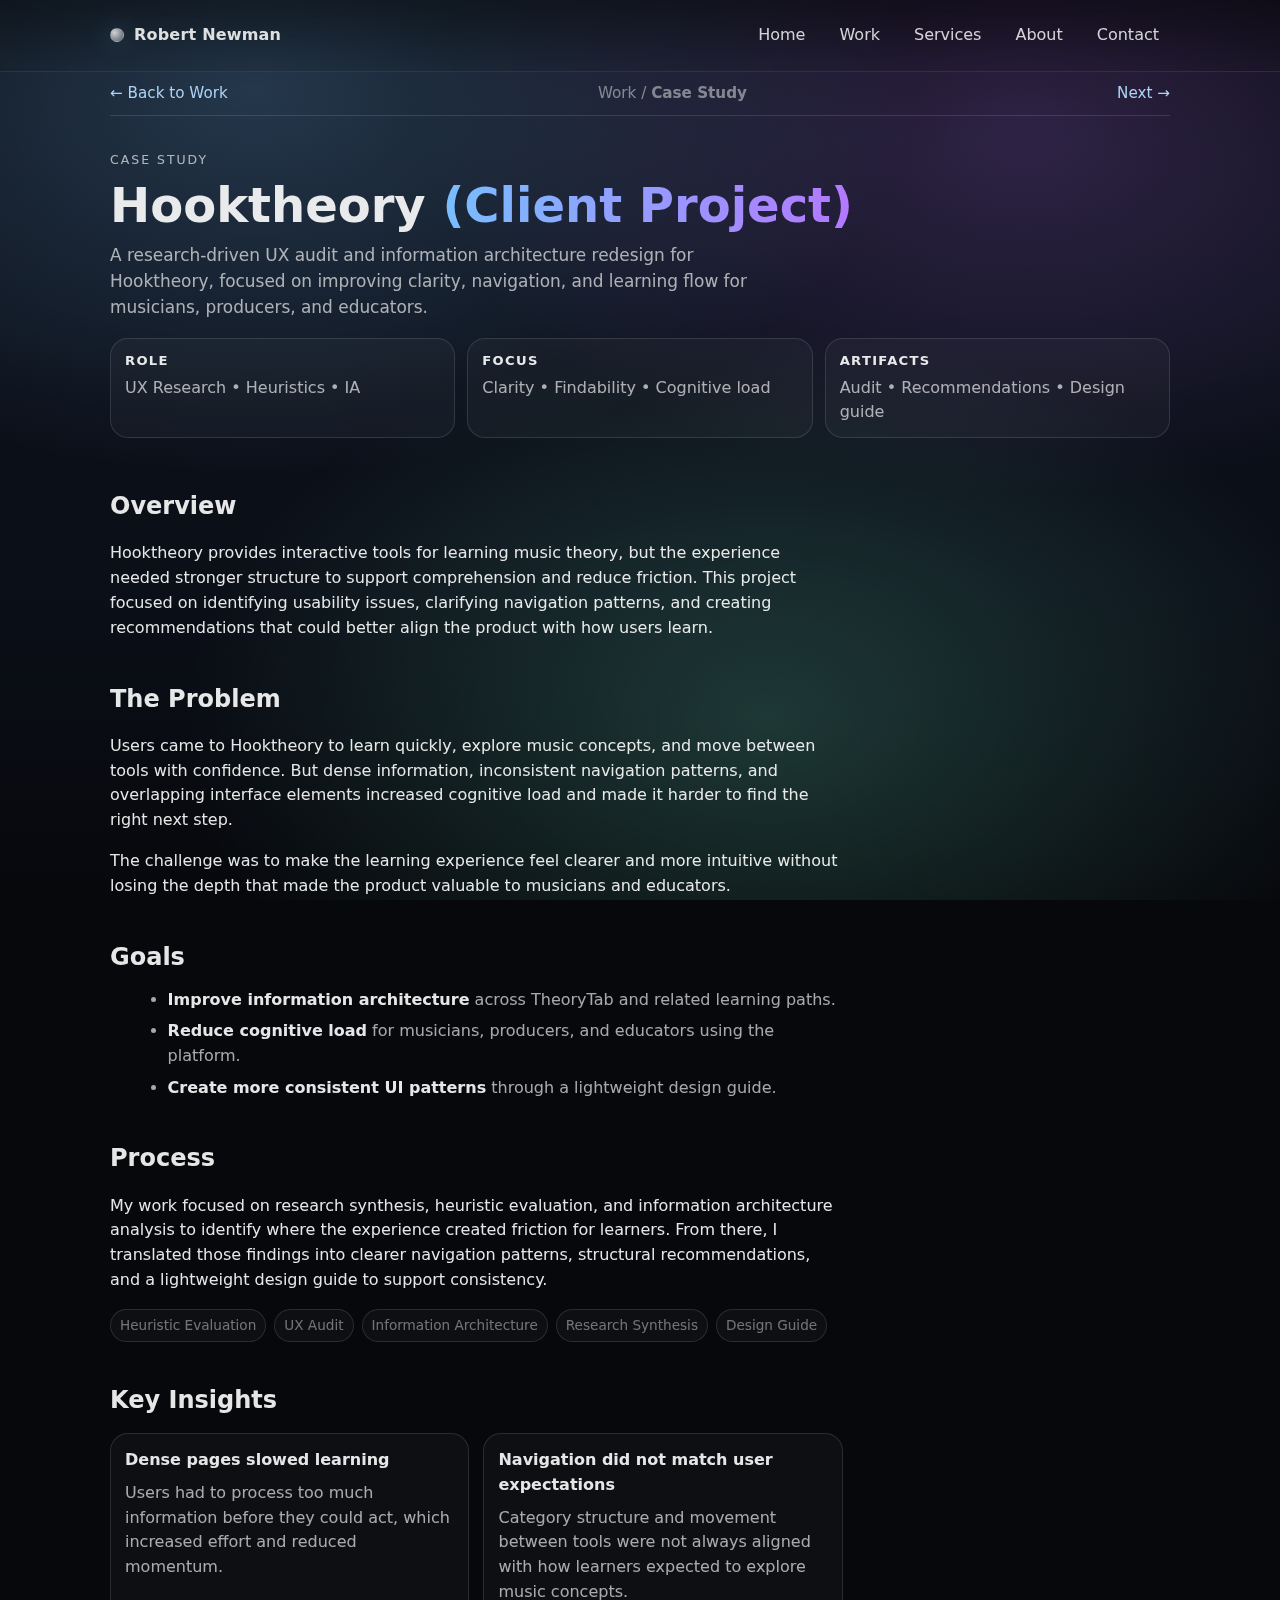
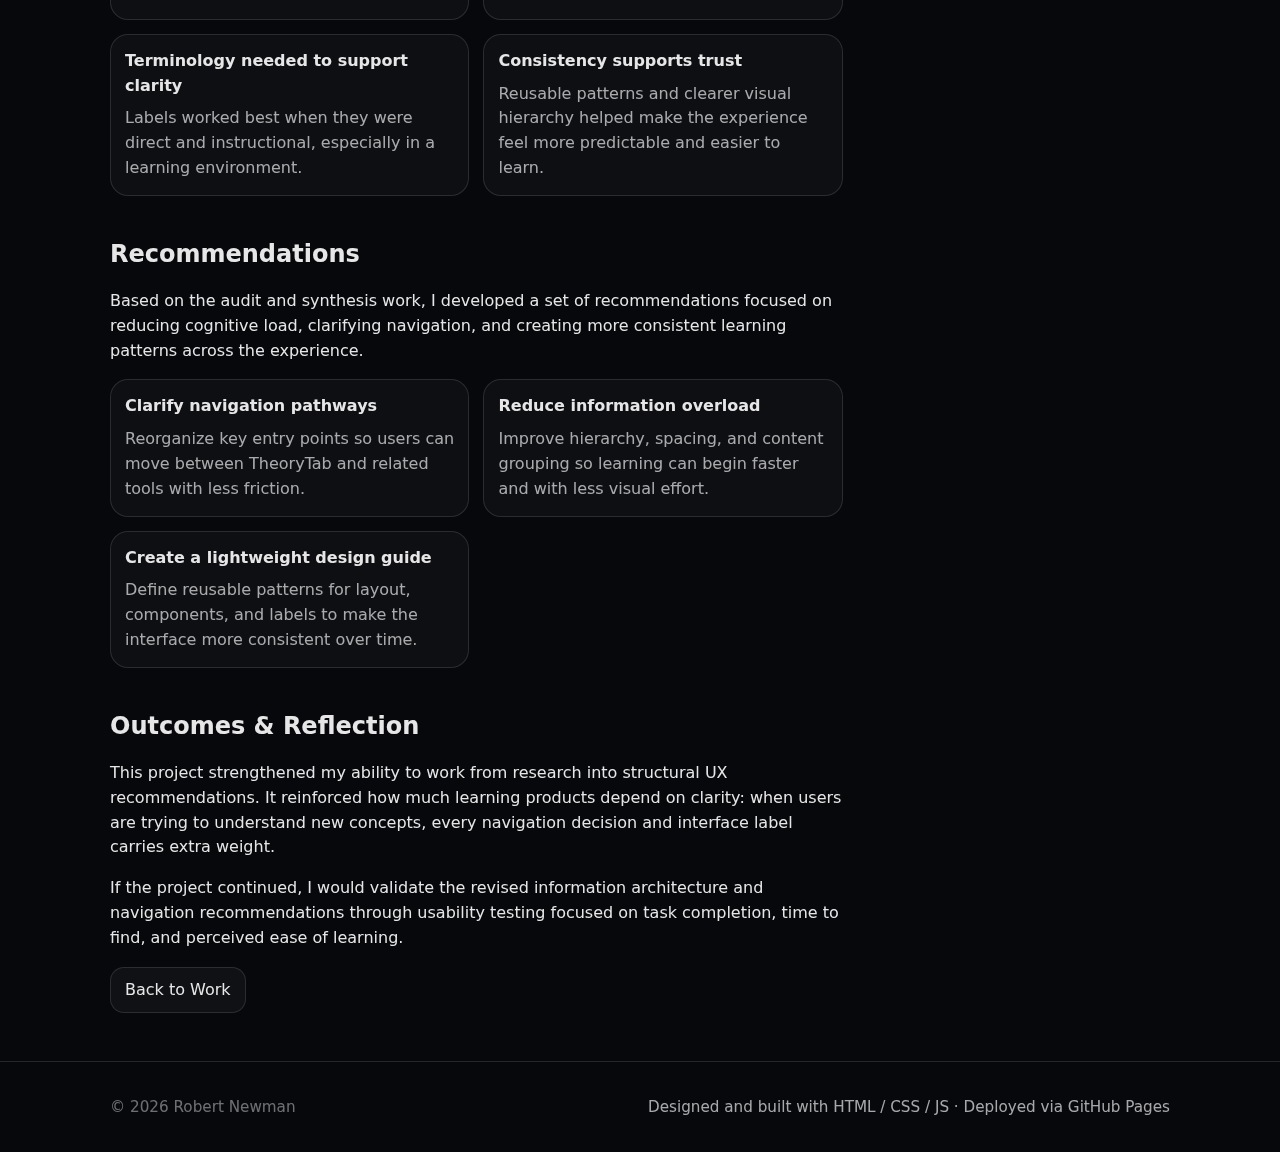
<file: project-hooktheory.html>
<!doctype html>
<html lang="en">
  <head>
    <meta charset="utf-8" />
    <meta name="viewport" content="width=device-width,initial-scale=1" />
    <title>Hooktheory — Case Study | Robert Newman</title>
    <meta
      name="description"
      content="Hooktheory — research-driven UX audit and information architecture improvements for music theory learning tools. Case study by Robert Newman."
    />
    <link rel="stylesheet" href="css/styles.css" />
  </head>

  <body>
    <a class="skip" href="#main">Skip to content</a>

    <header class="site-header">
      <div class="container header-inner">
        <a class="brand" href="index.html">
          <span class="brand-mark" aria-hidden="true"></span>
          <span class="brand-text">Robert Newman</span>
        </a>

        <nav class="nav" aria-label="Primary">
          <a href="index.html">Home</a>
          <a href="work.html">Work</a>
          <a href="services.html">Services</a>
          <a href="about.html">About</a>
          <a href="contact.html">Contact</a>
        </nav>
      </div>
    </header>

    <nav class="case-nav">
      <a class="text-link" href="work.html">← Back to Work</a>
      <span class="case-breadcrumb">Work / <strong>Case Study</strong></span>
      <a class="text-link" href="project-dot.html">Next →</a>
    </nav>

    <main id="main" class="container">
      <header class="case-hero page-head">
        <p class="eyebrow">Case Study</p>
        <h1 class="title">
          Hooktheory <span class="accent">(Client Project)</span>
        </h1>
        <p class="lead">
          A research-driven UX audit and information architecture redesign for
          Hooktheory, focused on improving clarity, navigation, and learning
          flow for musicians, producers, and educators.
        </p>

        <div class="case-metrics">
          <div class="metric">
            <strong>Role</strong>
            <div class="muted">UX Research • Heuristics • IA</div>
          </div>
          <div class="metric">
            <strong>Focus</strong>
            <div class="muted">Clarity • Findability • Cognitive load</div>
          </div>
          <div class="metric">
            <strong>Artifacts</strong>
            <div class="muted">Audit • Recommendations • Design guide</div>
          </div>
        </div>
      </header>

      <section class="case-section">
        <h2>Overview</h2>
        <p>
          Hooktheory provides interactive tools for learning music theory, but
          the experience needed stronger structure to support comprehension and
          reduce friction. This project focused on identifying usability issues,
          clarifying navigation patterns, and creating recommendations that
          could better align the product with how users learn.
        </p>
      </section>

      <section class="case-section">
        <h2>The Problem</h2>
        <p>
          Users came to Hooktheory to learn quickly, explore music concepts, and
          move between tools with confidence. But dense information,
          inconsistent navigation patterns, and overlapping interface elements
          increased cognitive load and made it harder to find the right next
          step.
        </p>
        <p>
          The challenge was to make the learning experience feel clearer and
          more intuitive without losing the depth that made the product valuable
          to musicians and educators.
        </p>
      </section>

      <section class="case-section">
        <h2>Goals</h2>
        <ul class="bullets">
          <li>
            <strong>Improve information architecture</strong> across TheoryTab
            and related learning paths.
          </li>
          <li>
            <strong>Reduce cognitive load</strong> for musicians, producers, and
            educators using the platform.
          </li>
          <li>
            <strong>Create more consistent UI patterns</strong> through a
            lightweight design guide.
          </li>
        </ul>
      </section>

      <section class="case-section">
        <h2>Process</h2>
        <p>
          My work focused on research synthesis, heuristic evaluation, and
          information architecture analysis to identify where the experience
          created friction for learners. From there, I translated those findings
          into clearer navigation patterns, structural recommendations, and a
          lightweight design guide to support consistency.
        </p>

        <div class="tags">
          <span>Heuristic Evaluation</span>
          <span>UX Audit</span>
          <span>Information Architecture</span>
          <span>Research Synthesis</span>
          <span>Design Guide</span>
        </div>
      </section>

      <section class="case-section">
        <h2>Key Insights</h2>
        <div class="insight-list">
          <div class="insight">
            <h3>Dense pages slowed learning</h3>
            <p>
              Users had to process too much information before they could act,
              which increased effort and reduced momentum.
            </p>
          </div>
          <div class="insight">
            <h3>Navigation did not match user expectations</h3>
            <p>
              Category structure and movement between tools were not always
              aligned with how learners expected to explore music concepts.
            </p>
          </div>
          <div class="insight">
            <h3>Terminology needed to support clarity</h3>
            <p>
              Labels worked best when they were direct and instructional,
              especially in a learning environment.
            </p>
          </div>
          <div class="insight">
            <h3>Consistency supports trust</h3>
            <p>
              Reusable patterns and clearer visual hierarchy helped make the
              experience feel more predictable and easier to learn.
            </p>
          </div>
        </div>
      </section>

      <section class="case-section">
        <h2>Recommendations</h2>
        <p>
          Based on the audit and synthesis work, I developed a set of
          recommendations focused on reducing cognitive load, clarifying
          navigation, and creating more consistent learning patterns across the
          experience.
        </p>

        <div class="insight-list">
          <div class="insight">
            <h3>Clarify navigation pathways</h3>
            <p>
              Reorganize key entry points so users can move between TheoryTab
              and related tools with less friction.
            </p>
          </div>
          <div class="insight">
            <h3>Reduce information overload</h3>
            <p>
              Improve hierarchy, spacing, and content grouping so learning can
              begin faster and with less visual effort.
            </p>
          </div>
          <div class="insight">
            <h3>Create a lightweight design guide</h3>
            <p>
              Define reusable patterns for layout, components, and labels to
              make the interface more consistent over time.
            </p>
          </div>
        </div>
      </section>

      <section class="case-section">
        <h2>Outcomes & Reflection</h2>
        <p>
          This project strengthened my ability to work from research into
          structural UX recommendations. It reinforced how much learning
          products depend on clarity: when users are trying to understand new
          concepts, every navigation decision and interface label carries extra
          weight.
        </p>
        <p>
          If the project continued, I would validate the revised information
          architecture and navigation recommendations through usability testing
          focused on task completion, time to find, and perceived ease of
          learning.
        </p>
        <a class="btn" href="work.html">Back to Work</a>
      </section>
    </main>

    <footer class="site-footer">
      <div class="container footer-inner">
        <p>© <span data-year></span> Robert Newman</p>
        <p class="muted">
          Designed and built with HTML / CSS / JS · Deployed via GitHub Pages
        </p>
      </div>
    </footer>

    <script src="js/script.js"></script>
  </body>
</html>
</file>
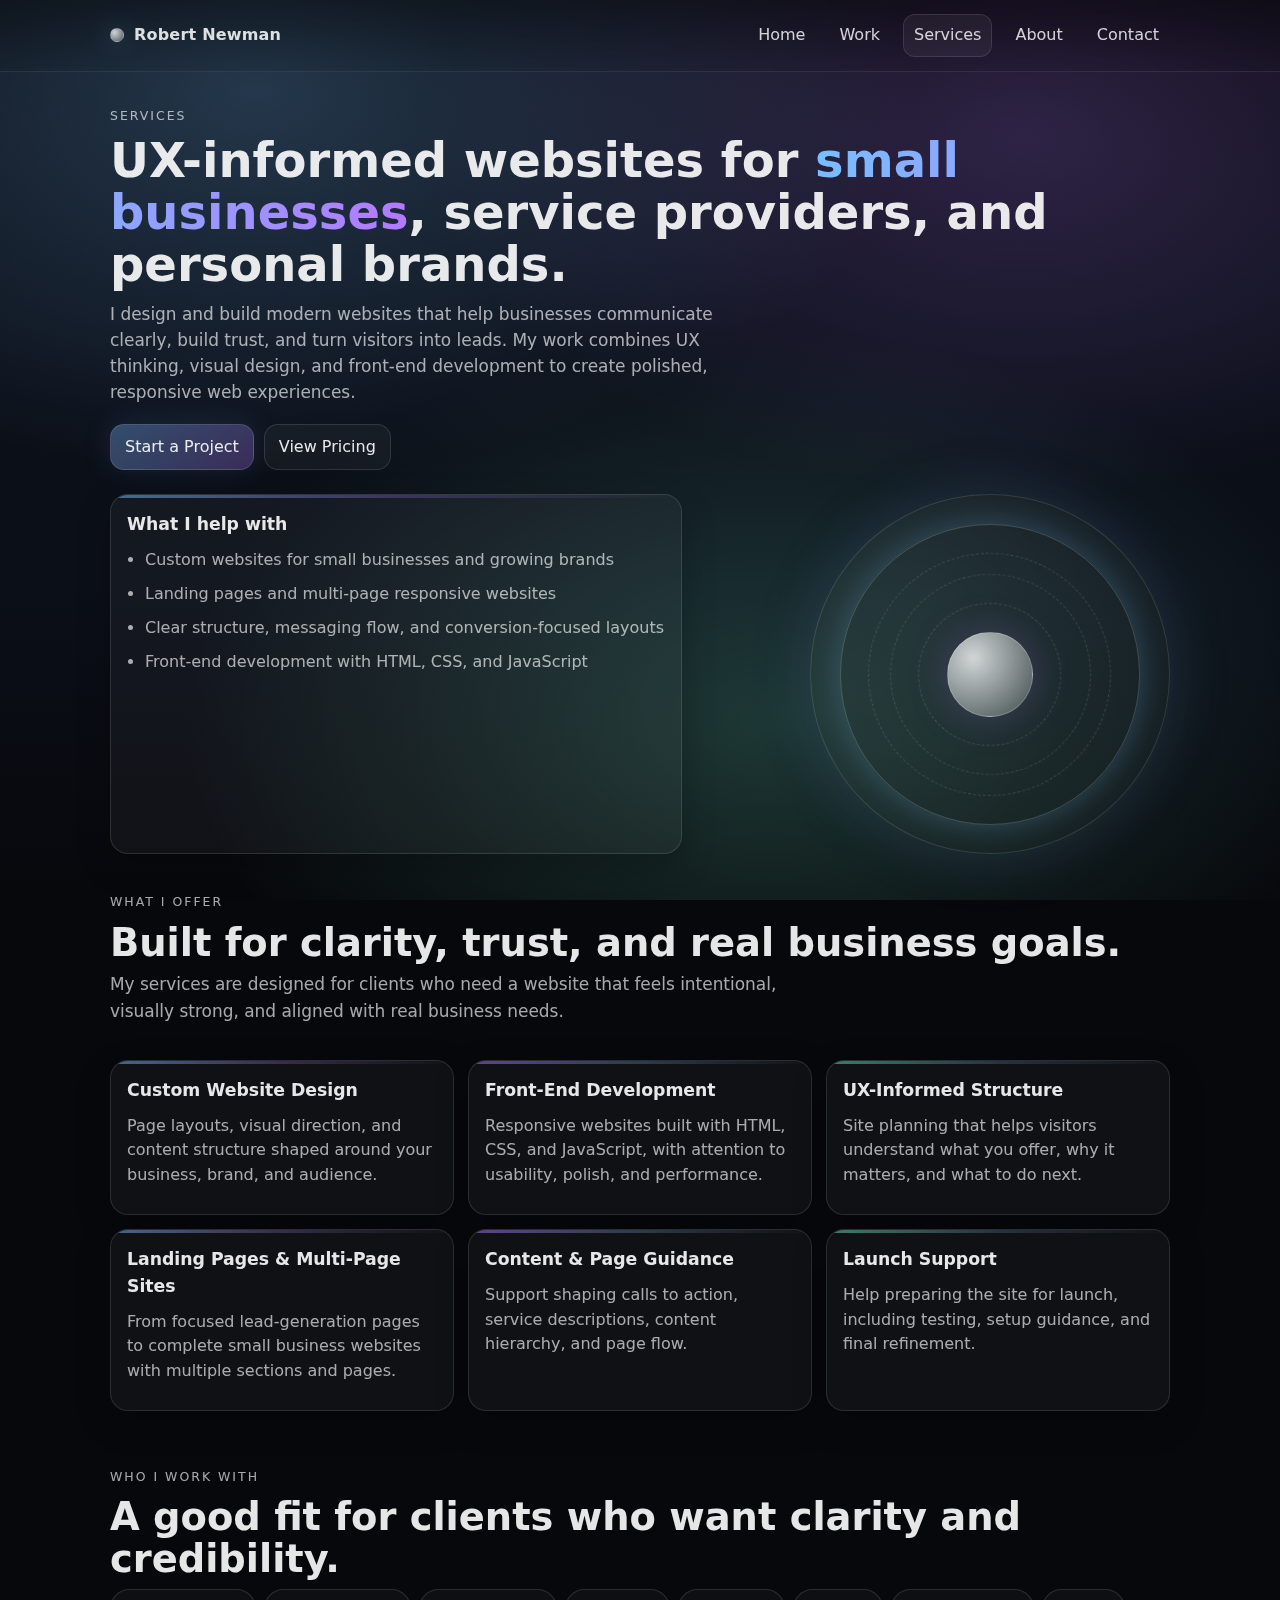
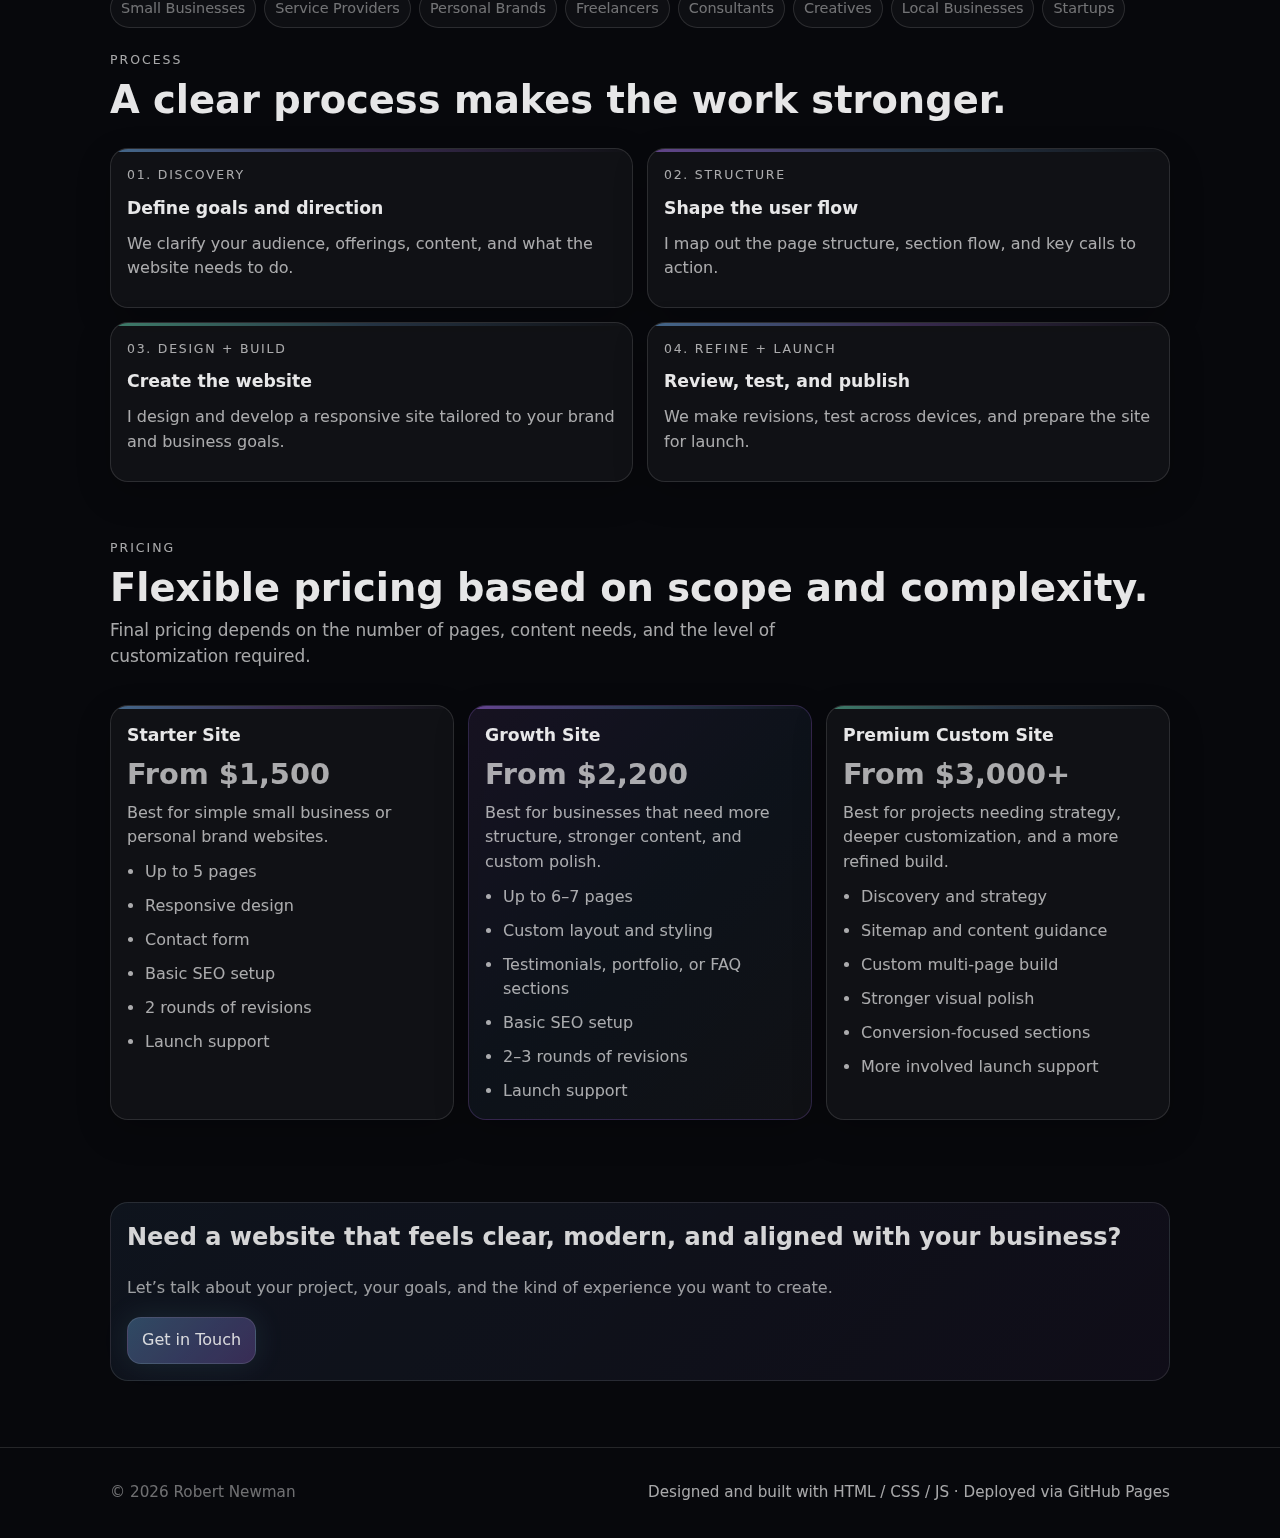
<file: services.html>
<!doctype html>
<html lang="en">
  <head>
    <meta charset="utf-8" />
    <meta name="viewport" content="width=device-width,initial-scale=1" />
    <title>Services — Robert Newman</title>
    <meta
      name="description"
      content="UX-informed website design and front-end development for small businesses, service providers, and personal brands."
    />
    <link rel="stylesheet" href="css/styles.css" />
    <script src="js/script.js" defer></script>
  </head>

  <body>
    <a class="skip" href="#main">Skip to content</a>

    <header class="site-header">
      <div class="container header-inner">
        <a class="brand" href="index.html" aria-label="Home">
          <span class="brand-mark" aria-hidden="true"></span>
          <span class="brand-text">Robert Newman</span>
        </a>

        <nav class="nav" aria-label="Primary">
          <a href="index.html">Home</a>
          <a href="work.html">Work</a>
          <a href="services.html" class="active" aria-current="page"
            >Services</a
          >
          <a href="about.html">About</a>
          <a href="contact.html">Contact</a>
          <button
            class="btn ghost"
            type="button"
            data-theme-toggle
            aria-label="Toggle theme"
          >
            ◐
          </button>
        </nav>
      </div>
    </header>

    <main id="main" class="container">
      <section class="page-head services-head">
        <p class="eyebrow">Services</p>
        <h1 class="title">
          UX-informed websites for
          <span class="accent">small businesses</span>, service providers, and
          personal brands.
        </h1>
        <p class="lead">
          I design and build modern websites that help businesses communicate
          clearly, build trust, and turn visitors into leads. My work combines
          UX thinking, visual design, and front-end development to create
          polished, responsive web experiences.
        </p>

        <div class="cta-row">
          <a class="btn primary" href="contact.html">Start a Project</a>
          <a class="btn" href="#pricing">View Pricing</a>
        </div>
      </section>

      <section class="services-hero">
        <div class="services-hero-grid">
          <div class="card services-summary accent-card" data-accent="blue">
            <div class="card-accent-bar"></div>
            <h2>What I help with</h2>
            <ul class="services-list">
              <li>Custom websites for small businesses and growing brands</li>
              <li>Landing pages and multi-page responsive websites</li>
              <li>
                Clear structure, messaging flow, and conversion-focused layouts
              </li>
              <li>Front-end development with HTML, CSS, and JavaScript</li>
            </ul>
          </div>

          <div class="portal services-portal" aria-hidden="true">
            <div class="portal-ring"></div>
            <div class="portal-core"></div>
            <div class="portal-orbit orbit-a"></div>
            <div class="portal-orbit orbit-b"></div>
            <div class="portal-orbit orbit-c"></div>
          </div>
        </div>
      </section>

      <section class="services-section">
        <div class="section-intro">
          <p class="eyebrow">What I Offer</p>
          <h2 class="title services-section-title">
            Built for clarity, trust, and real business goals.
          </h2>
          <p class="lead">
            My services are designed for clients who need a website that feels
            intentional, visually strong, and aligned with real business needs.
          </p>
        </div>

        <div class="grid services-grid">
          <article class="card accent-card" data-accent="blue">
            <div class="card-accent-bar"></div>
            <h2>Custom Website Design</h2>
            <p>
              Page layouts, visual direction, and content structure shaped
              around your business, brand, and audience.
            </p>
          </article>

          <article class="card accent-card" data-accent="purple">
            <div class="card-accent-bar"></div>
            <h2>Front-End Development</h2>
            <p>
              Responsive websites built with HTML, CSS, and JavaScript, with
              attention to usability, polish, and performance.
            </p>
          </article>

          <article class="card accent-card" data-accent="mint">
            <div class="card-accent-bar"></div>
            <h2>UX-Informed Structure</h2>
            <p>
              Site planning that helps visitors understand what you offer, why
              it matters, and what to do next.
            </p>
          </article>

          <article class="card accent-card" data-accent="blue">
            <div class="card-accent-bar"></div>
            <h2>Landing Pages & Multi-Page Sites</h2>
            <p>
              From focused lead-generation pages to complete small business
              websites with multiple sections and pages.
            </p>
          </article>

          <article class="card accent-card" data-accent="purple">
            <div class="card-accent-bar"></div>
            <h2>Content & Page Guidance</h2>
            <p>
              Support shaping calls to action, service descriptions, content
              hierarchy, and page flow.
            </p>
          </article>

          <article class="card accent-card" data-accent="mint">
            <div class="card-accent-bar"></div>
            <h2>Launch Support</h2>
            <p>
              Help preparing the site for launch, including testing, setup
              guidance, and final refinement.
            </p>
          </article>
        </div>
      </section>

      <section class="services-section">
        <div class="section-intro">
          <p class="eyebrow">Who I Work With</p>
          <h2 class="title services-section-title">
            A good fit for clients who want clarity and credibility.
          </h2>
        </div>

        <div class="about-pill-grid">
          <span>Small Businesses</span>
          <span>Service Providers</span>
          <span>Personal Brands</span>
          <span>Freelancers</span>
          <span>Consultants</span>
          <span>Creatives</span>
          <span>Local Businesses</span>
          <span>Startups</span>
        </div>
      </section>

      <section class="services-section">
        <div class="section-intro">
          <p class="eyebrow">Process</p>
          <h2 class="title services-section-title">
            A clear process makes the work stronger.
          </h2>
        </div>

        <div class="services-process-grid">
          <article class="card accent-card" data-accent="blue">
            <div class="card-accent-bar"></div>
            <p class="services-step-label">01. Discovery</p>
            <h2>Define goals and direction</h2>
            <p>
              We clarify your audience, offerings, content, and what the website
              needs to do.
            </p>
          </article>

          <article class="card accent-card" data-accent="purple">
            <div class="card-accent-bar"></div>
            <p class="services-step-label">02. Structure</p>
            <h2>Shape the user flow</h2>
            <p>
              I map out the page structure, section flow, and key calls to
              action.
            </p>
          </article>

          <article class="card accent-card" data-accent="mint">
            <div class="card-accent-bar"></div>
            <p class="services-step-label">03. Design + Build</p>
            <h2>Create the website</h2>
            <p>
              I design and develop a responsive site tailored to your brand and
              business goals.
            </p>
          </article>

          <article class="card accent-card" data-accent="blue">
            <div class="card-accent-bar"></div>
            <p class="services-step-label">04. Refine + Launch</p>
            <h2>Review, test, and publish</h2>
            <p>
              We make revisions, test across devices, and prepare the site for
              launch.
            </p>
          </article>
        </div>
      </section>

      <section class="services-section" id="pricing">
        <div class="section-intro">
          <p class="eyebrow">Pricing</p>
          <h2 class="title services-section-title">
            Flexible pricing based on scope and complexity.
          </h2>
          <p class="lead">
            Final pricing depends on the number of pages, content needs, and the
            level of customization required.
          </p>
        </div>

        <div class="services-pricing-grid">
          <article class="card accent-card pricing-card" data-accent="blue">
            <div class="card-accent-bar"></div>
            <h2>Starter Site</h2>
            <p class="services-price">From $1,500</p>
            <p>Best for simple small business or personal brand websites.</p>
            <ul class="services-list">
              <li>Up to 5 pages</li>
              <li>Responsive design</li>
              <li>Contact form</li>
              <li>Basic SEO setup</li>
              <li>2 rounds of revisions</li>
              <li>Launch support</li>
            </ul>
          </article>

          <article
            class="card accent-card pricing-card featured-pricing"
            data-accent="purple"
          >
            <div class="card-accent-bar"></div>
            <h2>Growth Site</h2>
            <p class="services-price">From $2,200</p>
            <p>
              Best for businesses that need more structure, stronger content,
              and custom polish.
            </p>
            <ul class="services-list">
              <li>Up to 6–7 pages</li>
              <li>Custom layout and styling</li>
              <li>Testimonials, portfolio, or FAQ sections</li>
              <li>Basic SEO setup</li>
              <li>2–3 rounds of revisions</li>
              <li>Launch support</li>
            </ul>
          </article>

          <article class="card accent-card pricing-card" data-accent="mint">
            <div class="card-accent-bar"></div>
            <h2>Premium Custom Site</h2>
            <p class="services-price">From $3,000+</p>
            <p>
              Best for projects needing strategy, deeper customization, and a
              more refined build.
            </p>
            <ul class="services-list">
              <li>Discovery and strategy</li>
              <li>Sitemap and content guidance</li>
              <li>Custom multi-page build</li>
              <li>Stronger visual polish</li>
              <li>Conversion-focused sections</li>
              <li>More involved launch support</li>
            </ul>
          </article>
        </div>
      </section>

      <section class="services-section">
        <div class="callout services-cta">
          <h2>
            Need a website that feels clear, modern, and aligned with your
            business?
          </h2>
          <p class="muted">
            Let’s talk about your project, your goals, and the kind of
            experience you want to create.
          </p>
          <div class="cta-row">
            <a class="btn primary" href="contact.html">Get in Touch</a>
          </div>
        </div>
      </section>
    </main>

    <footer class="site-footer">
      <div class="container footer-inner">
        <p>© <span data-year></span> Robert Newman</p>
        <p class="muted">
          Designed and built with HTML / CSS / JS · Deployed via GitHub Pages
        </p>
      </div>
    </footer>
  </body>
</html>
</file>
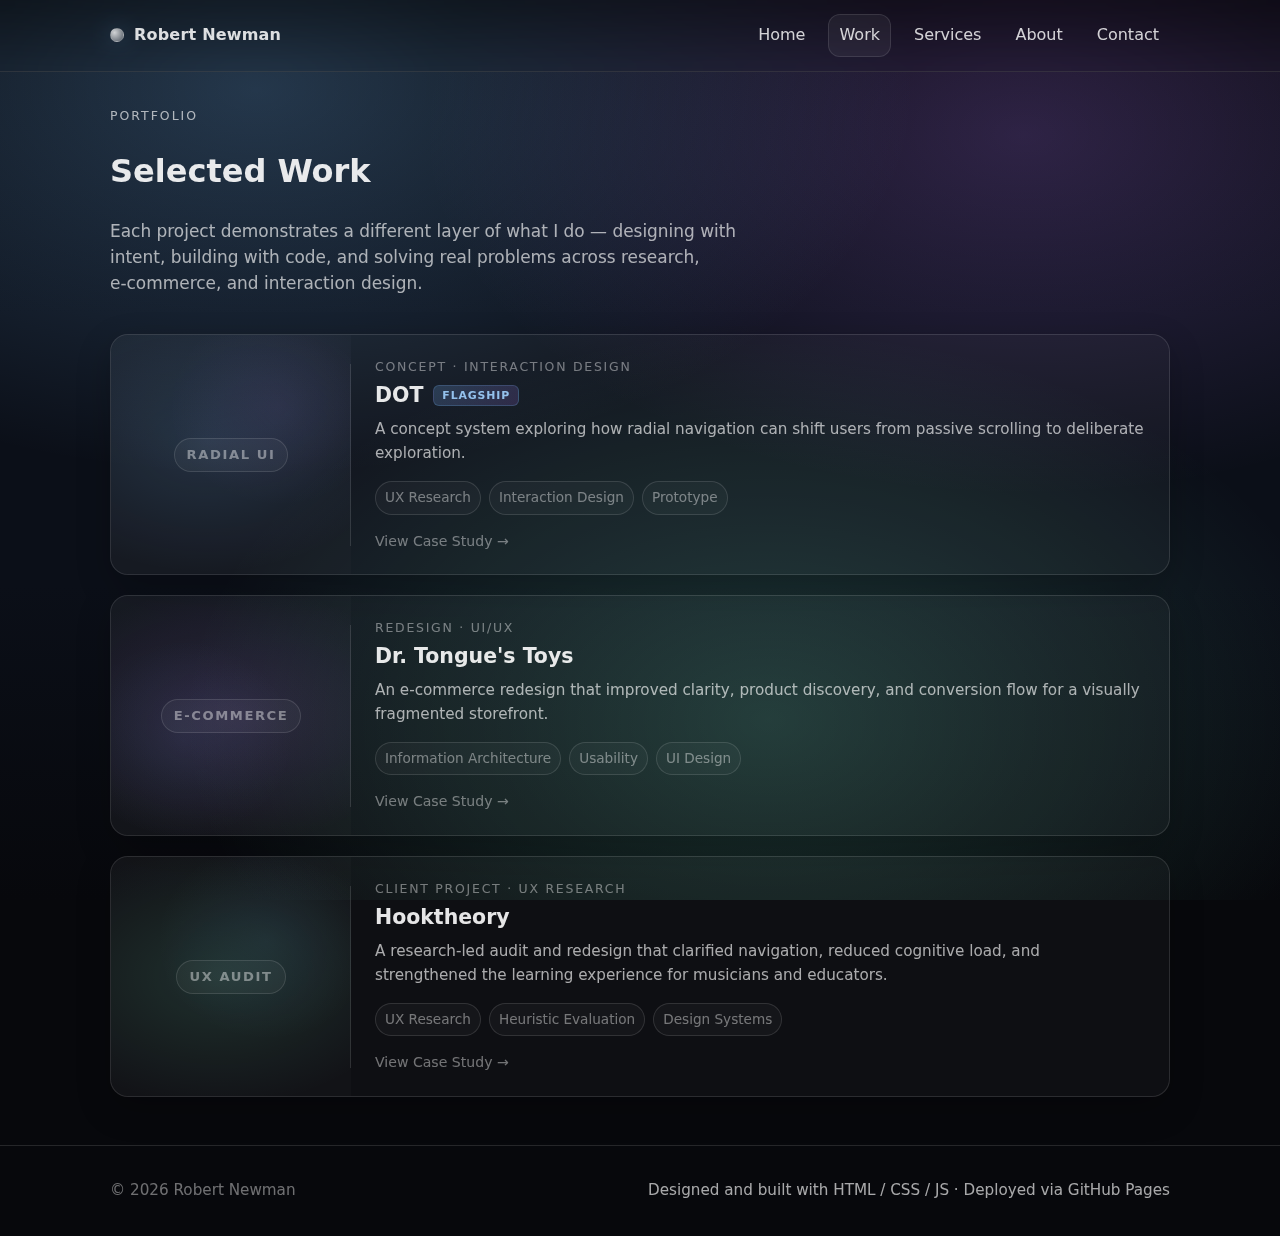
<file: work.html>
<!doctype html>
<html lang="en">
  <head>
    <meta charset="utf-8" />
    <meta name="viewport" content="width=device-width,initial-scale=1" />
    <title>Work — Robert Newman</title>
    <link rel="stylesheet" href="css/styles.css" />
    <script src="js/script.js" defer></script>
  </head>
  <body>
    <a class="skip" href="#main">Skip to content</a>

    <header class="site-header">
      <div class="container header-inner">
        <a class="brand" href="index.html" aria-label="Home">
          <span class="brand-mark" aria-hidden="true"></span>
          <span class="brand-text">Robert Newman</span>
        </a>
        <nav class="nav" aria-label="Primary">
          <a href="index.html">Home</a>
          <a href="work.html">Work</a>
          <a href="services.html">Services</a>
          <a href="about.html">About</a>
          <a href="contact.html">Contact</a>
          <button
            class="btn ghost"
            type="button"
            data-theme-toggle
            aria-label="Toggle theme"
          >
            ◐
          </button>
        </nav>
      </div>
    </header>

    <main id="main" class="container">
      <section class="page-head">
        <p class="eyebrow">Portfolio</p>
        <h1>Selected Work</h1>
        <p class="lead">
          Each project demonstrates a different layer of what I do — designing
          with intent, building with code, and solving real problems across
          research, e&#8209;commerce, and interaction design.
        </p>
      </section>

      <section class="work-stack">
        <a href="project-dot.html" class="work-card" data-accent="blue">
          <div class="work-card-preview" aria-hidden="true">
            <div class="preview-glow"></div>
            <span class="preview-label">Radial UI</span>
          </div>
          <div class="work-card-body">
            <span class="work-type">Concept · Interaction Design</span>
            <h2>DOT <span class="badge-flagship">Flagship</span></h2>
            <p>
              A concept system exploring how radial navigation can shift users
              from passive scrolling to deliberate exploration.
            </p>
            <div class="tags">
              <span>UX Research</span>
              <span>Interaction Design</span>
              <span>Prototype</span>
            </div>
            <span class="work-cta">View Case Study →</span>
          </div>
        </a>

        <a href="project-dr-tongue.html" class="work-card" data-accent="purple">
          <div class="work-card-preview" aria-hidden="true">
            <div class="preview-glow"></div>
            <span class="preview-label">E-Commerce</span>
          </div>
          <div class="work-card-body">
            <span class="work-type">Redesign · UI/UX</span>
            <h2>Dr. Tongue's Toys</h2>
            <p>
              An e-commerce redesign that improved clarity, product discovery,
              and conversion flow for a visually fragmented storefront.
            </p>
            <div class="tags">
              <span>Information Architecture</span>
              <span>Usability</span>
              <span>UI Design</span>
            </div>
            <span class="work-cta">View Case Study →</span>
          </div>
        </a>

        <a href="project-hooktheory.html" class="work-card" data-accent="mint">
          <div class="work-card-preview" aria-hidden="true">
            <div class="preview-glow"></div>
            <span class="preview-label">UX Audit</span>
          </div>
          <div class="work-card-body">
            <span class="work-type">Client Project · UX Research</span>
            <h2>Hooktheory</h2>
            <p>
              A research-led audit and redesign that clarified navigation,
              reduced cognitive load, and strengthened the learning experience
              for musicians and educators.
            </p>
            <div class="tags">
              <span>UX Research</span>
              <span>Heuristic Evaluation</span>
              <span>Design Systems</span>
            </div>
            <span class="work-cta">View Case Study →</span>
          </div>
        </a>
      </section>
    </main>

    <footer class="site-footer">
      <div class="container footer-inner">
        <p>© <span data-year></span> Robert Newman</p>
        <p class="muted">
          Designed and built with HTML / CSS / JS · Deployed via GitHub Pages
        </p>
      </div>
    </footer>
  </body>
</html>
</file>
<file: css/styles.css>
/* =========================
   Custom Properties
   ========================= */
:root {
  --bg: #07080c;
  --bg2: #0b0f18;

  --panel: rgba(255, 255, 255, 0.06);
  --panel2: rgba(255, 255, 255, 0.04);
  --text: rgba(255, 255, 255, 0.9);
  --muted: rgba(255, 255, 255, 0.65);
  --faint: rgba(255, 255, 255, 0.42);
  --stroke: rgba(255, 255, 255, 0.12);

  --glowA: rgba(120, 190, 255, 0.25);
  --glowB: rgba(180, 120, 255, 0.22);
  --mint: rgba(120, 255, 210, 0.18);

  --radius: 18px;
  --container: 1060px;
}

html[data-theme="light"] {
  --bg: #f6f7fb;
  --bg2: #e9ecf6;

  --panel: rgba(10, 12, 18, 0.06);
  --panel2: rgba(10, 12, 18, 0.04);
  --text: rgba(10, 12, 18, 0.92);
  --muted: rgba(10, 12, 18, 0.62);
  --faint: rgba(10, 12, 18, 0.45);
  --stroke: rgba(10, 12, 18, 0.12);
}

/* =========================
   Reset / Base
   ========================= */
* {
  box-sizing: border-box;
}
html,
body {
  min-height: 100%;
  overflow-x: hidden;
}

html {
  background-color: var(--bg);
}

body::before {
  content: "";
  position: fixed;
  inset: 0;
  z-index: -1;
  pointer-events: none;

  background:
    radial-gradient(1200px 700px at 20% 10%, var(--glowA), transparent 55%),
    radial-gradient(1000px 600px at 80% 15%, var(--glowB), transparent 60%),
    radial-gradient(900px 600px at 60% 80%, var(--mint), transparent 65%),
    linear-gradient(
      180deg,
      var(--bg) 0%,
      var(--bg2, var(--bg)) 35%,
      var(--bg2, var(--bg)) 65%,
      var(--bg) 100%
    );

  background-repeat: no-repeat;
  background-size: cover;
}
body {
  margin: 0;
  font-family:
    ui-sans-serif,
    system-ui,
    -apple-system,
    Segoe UI,
    Roboto,
    Arial;
  background: transparent;
  color: var(--text);
  line-height: 1.55;
}
@media (hover: none) and (pointer: coarse) {
  body::before {
    background-size: 100% 100%;
  }
}

a {
  color: inherit;
}
.container {
  width: min(var(--container), calc(100% - 40px));
  margin-inline: auto;
}

/* =========================
   Skip Link
   ========================= */
.skip {
  position: absolute;
  left: -999px;
  top: 0;
  padding: 10px 12px;
  background: var(--panel);
  border: 1px solid var(--stroke);
  border-radius: 10px;
}
.skip:focus {
  left: 12px;
  top: 12px;
  z-index: 99;
}

/* =========================
   Header
   ========================= */
.site-header {
  position: sticky;
  top: 0;
  backdrop-filter: blur(10px);
  background: linear-gradient(
    to bottom,
    rgba(0, 0, 0, 0.35),
    rgba(0, 0, 0, 0.05)
  );
  border-bottom: 1px solid var(--stroke);
  z-index: 10;
}
.header-inner {
  display: flex;
  align-items: center;
  justify-content: space-between;
  padding: 14px 0;
  gap: 16px;
}

.brand {
  display: flex;
  align-items: center;
  gap: 10px;
  text-decoration: none;
  font-weight: 600;
  letter-spacing: 0.2px;
}
.brand-mark {
  width: 14px;
  height: 14px;
  border-radius: 999px;
  background: radial-gradient(
    circle at 30% 30%,
    rgba(255, 255, 255, 0.8),
    rgba(255, 255, 255, 0.25)
  );
  box-shadow: 0 0 22px var(--glowA);
  border: 1px solid var(--stroke);
}
.brand-text {
  opacity: 0.95;
}

.nav {
  display: flex;
  align-items: center;
  gap: 12px;
}
.nav a {
  text-decoration: none;
  padding: 8px 10px;
  border-radius: 12px;
  opacity: 0.9;
  border: 1px solid transparent;
}
.nav a:hover {
  background: var(--panel2);
  border-color: var(--stroke);
}
.nav a.active {
  background: var(--panel);
  border-color: var(--stroke);
}

/* =========================
   Buttons
   ========================= */
.btn {
  display: inline-flex;
  align-items: center;
  justify-content: center;
  gap: 10px;
  padding: 10px 14px;
  border-radius: 14px;
  border: 1px solid var(--stroke);
  background: var(--panel2);
  color: var(--text);
  text-decoration: none;
  cursor: pointer;
  transition:
    background 0.25s ease,
    box-shadow 0.25s ease;
}
.btn:hover {
  background: var(--panel);
}
.btn.primary {
  background: linear-gradient(
    135deg,
    rgba(120, 190, 255, 0.35),
    rgba(180, 120, 255, 0.28)
  );
  box-shadow: 0 0 30px rgba(120, 190, 255, 0.12);
}
.btn.primary:hover {
  box-shadow: 0 0 40px rgba(120, 190, 255, 0.18);
}
.btn.ghost {
  padding: 10px 12px;
  width: 42px;
}

.cta-row {
  display: flex;
  flex-wrap: wrap;
  gap: 10px;
  margin-top: 14px;
}

.cta-row {
  display: flex;
  flex-wrap: wrap;
  gap: 10px;
  margin-top: 14px;
}

.hero-cta-group {
  display: flex;
  flex-direction: column;
  gap: 10px;
  margin-top: 14px;
}

.hero-cta-group .cta-row {
  margin-top: 0;
}

.cta-subrow {
  display: flex;
  flex-wrap: wrap;
  gap: 10px;
}

.foundation-btn {
  background: rgba(255, 255, 255, 0.025);
  border: 1px solid rgba(255, 255, 255, 0.1);
  color: var(--muted);
  box-shadow: inset 0 0 0 1px rgba(255, 255, 255, 0.015);
}

.foundation-btn:hover {
  background: rgba(255, 255, 255, 0.045);
  border-color: rgba(120, 190, 255, 0.18);
  color: var(--text);
  box-shadow:
    0 0 24px rgba(120, 190, 255, 0.06),
    inset 0 0 0 1px rgba(255, 255, 255, 0.02);
}

/* =========================
   Typography
   ========================= */
.page-head {
  padding: 34px 0 10px;
}
.eyebrow {
  color: var(--muted);
  text-transform: uppercase;
  letter-spacing: 0.16em;
  font-size: 0.78rem;
  margin: 0 0 10px;
}
.title {
  margin: 0 0 10px;
  font-size: clamp(2rem, 4vw, 3rem);
  line-height: 1.08;
}
.accent {
  background: linear-gradient(
    90deg,
    rgba(120, 190, 255, 1),
    rgba(180, 120, 255, 1)
  );
  -webkit-background-clip: text;
  background-clip: text;
  color: transparent;
}
.lead {
  color: var(--muted);
  font-size: 1.06rem;
  margin: 0 0 18px;
  max-width: 62ch;
}
.muted {
  color: var(--muted);
}
.text-link {
  color: rgba(180, 220, 255, 0.95);
  text-decoration: none;
}
.text-link:hover {
  text-decoration: underline;
}

/* =========================
   Homepage Hero
   ========================= */
.hero {
  padding: 44px 0 26px;
  display: grid;
  grid-template-columns: 1.25fr 0.85fr;
  gap: 24px;
  align-items: center;
}
@media (max-width: 900px) {
  .hero {
    grid-template-columns: 1fr;
  }
}

.meta {
  display: flex;
  flex-wrap: wrap;
  gap: 10px;
  list-style: none;
  padding: 0;
  margin: 14px 0 0;
  color: var(--faint);
  font-size: 0.95rem;
}
.meta li {
  padding: 6px 10px;
  border: 1px solid var(--stroke);
  border-radius: 999px;
  background: rgba(255, 255, 255, 0.03);
}

/* =========================
   Homepage Cards
   ========================= */
.home-cards {
  display: grid;
  grid-template-columns: repeat(3, 1fr);
  gap: 14px;
  padding: 18px 0 34px;
}
@media (max-width: 900px) {
  .home-cards {
    grid-template-columns: 1fr;
  }
}

.home-card {
  position: relative;
  display: flex;
  flex-direction: column;
  text-decoration: none;
  color: var(--text);
  border: 1px solid var(--stroke);
  background: rgba(255, 255, 255, 0.04);
  border-radius: var(--radius);
  padding: 0;
  box-shadow: 0 12px 34px rgba(0, 0, 0, 0.22);
  overflow: hidden;
  transition:
    border-color 0.35s ease,
    box-shadow 0.35s ease,
    transform 0.35s ease,
    background 0.35s ease;
}
.home-card:hover {
  background: rgba(255, 255, 255, 0.06);
  transform: translateY(-2px);
}

.home-card[data-accent="blue"]:hover {
  border-color: rgba(120, 190, 255, 0.25);
  box-shadow:
    0 16px 44px rgba(0, 0, 0, 0.3),
    0 0 40px rgba(120, 190, 255, 0.08);
}
.home-card[data-accent="purple"]:hover {
  border-color: rgba(180, 120, 255, 0.25);
  box-shadow:
    0 16px 44px rgba(0, 0, 0, 0.3),
    0 0 40px rgba(180, 120, 255, 0.08);
}
.home-card[data-accent="mint"]:hover {
  border-color: rgba(120, 255, 210, 0.25);
  box-shadow:
    0 16px 44px rgba(0, 0, 0, 0.3),
    0 0 40px rgba(120, 255, 210, 0.08);
}

.home-card-icon {
  display: block;
  height: 6px;
  border-radius: 0;
}
.home-card[data-accent="blue"] .home-card-icon {
  background: linear-gradient(
    90deg,
    rgba(120, 190, 255, 0.4),
    rgba(180, 120, 255, 0.2),
    transparent
  );
}
.home-card[data-accent="purple"] .home-card-icon {
  background: linear-gradient(
    90deg,
    rgba(180, 120, 255, 0.4),
    rgba(120, 190, 255, 0.2),
    transparent
  );
}
.home-card[data-accent="mint"] .home-card-icon {
  background: linear-gradient(
    90deg,
    rgba(120, 255, 210, 0.35),
    rgba(120, 190, 255, 0.15),
    transparent
  );
}

.home-card-body {
  padding: 18px 18px 20px;
  display: flex;
  flex-direction: column;
  flex: 1;
}
.home-card-body h2 {
  margin: 0 0 8px;
  font-size: 1.1rem;
}
.home-card-body p {
  margin: 0 0 10px;
  color: var(--muted);
  font-size: 0.95rem;
}
.home-card-body .work-cta {
  margin-top: auto;
}

/* =========================
   Tags
   ========================= */
.tags {
  display: flex;
  flex-wrap: wrap;
  gap: 8px;
  margin-top: 8px;
}
.tags span {
  font-size: 0.85rem;
  color: var(--faint);
  border: 1px solid var(--stroke);
  padding: 5px 9px;
  border-radius: 999px;
  background: rgba(255, 255, 255, 0.03);
}

/* =========================
   Base Cards / Layout
   ========================= */
.grid {
  display: grid;
  grid-template-columns: repeat(3, 1fr);
  gap: 14px;
  padding: 18px 0 34px;
}
@media (max-width: 900px) {
  .grid {
    grid-template-columns: 1fr;
  }
}
.stack {
  display: grid;
  gap: 14px;
  padding: 10px 0 34px;
}
.card {
  border: 1px solid var(--stroke);
  background: rgba(255, 255, 255, 0.04);
  border-radius: var(--radius);
  padding: 16px;
  box-shadow: 0 12px 34px rgba(0, 0, 0, 0.22);
  transition:
    border-color 0.35s ease,
    box-shadow 0.35s ease,
    background 0.35s ease;
}
.card:hover {
  background: rgba(255, 255, 255, 0.06);
}
.card h2 {
  margin: 0 0 8px;
  font-size: 1.1rem;
}
.card p {
  margin: 0 0 10px;
  color: var(--muted);
}
.card.wide {
  display: flex;
  justify-content: space-between;
  align-items: flex-start;
  gap: 12px;
}

/* =========================
   Accent Cards (shared across pages)
   ========================= */
.accent-card {
  position: relative;
  overflow: hidden;
}

.card-accent-bar {
  position: absolute;
  top: 0;
  left: 0;
  right: 0;
  height: 3px;
}

.accent-card[data-accent="blue"] .card-accent-bar {
  background: linear-gradient(
    90deg,
    rgba(120, 190, 255, 0.5),
    rgba(180, 120, 255, 0.25),
    transparent
  );
}
.accent-card[data-accent="purple"] .card-accent-bar {
  background: linear-gradient(
    90deg,
    rgba(180, 120, 255, 0.5),
    rgba(120, 190, 255, 0.25),
    transparent
  );
}
.accent-card[data-accent="mint"] .card-accent-bar {
  background: linear-gradient(
    90deg,
    rgba(120, 255, 210, 0.45),
    rgba(120, 190, 255, 0.2),
    transparent
  );
}

.accent-card[data-accent="blue"]:hover {
  border-color: rgba(120, 190, 255, 0.2);
  box-shadow:
    0 12px 34px rgba(0, 0, 0, 0.22),
    0 0 30px rgba(120, 190, 255, 0.06);
}
.accent-card[data-accent="purple"]:hover {
  border-color: rgba(180, 120, 255, 0.2);
  box-shadow:
    0 12px 34px rgba(0, 0, 0, 0.22),
    0 0 30px rgba(180, 120, 255, 0.06);
}
.accent-card[data-accent="mint"]:hover {
  border-color: rgba(120, 255, 210, 0.2);
  box-shadow:
    0 12px 34px rgba(0, 0, 0, 0.22),
    0 0 30px rgba(120, 255, 210, 0.06);
}

/* =========================
   Work Page — Enhanced Cards
   ========================= */
.work-stack {
  display: grid;
  gap: 20px;
  padding: 10px 0 48px;
}

.work-card {
  display: grid;
  grid-template-columns: 240px 1fr;
  gap: 0;
  text-decoration: none;
  color: var(--text);
  border: 1px solid var(--stroke);
  border-radius: var(--radius);
  background: rgba(255, 255, 255, 0.03);
  box-shadow: 0 12px 34px rgba(0, 0, 0, 0.22);
  overflow: hidden;
  transition:
    border-color 0.35s ease,
    box-shadow 0.35s ease,
    transform 0.35s ease,
    background 0.35s ease;
}
.work-card:hover {
  border-color: rgba(255, 255, 255, 0.2);
  background: rgba(255, 255, 255, 0.05);
  box-shadow:
    0 16px 44px rgba(0, 0, 0, 0.3),
    0 0 0 1px rgba(255, 255, 255, 0.06);
  transform: translateY(-2px);
}

.work-card[data-accent="blue"]:hover {
  box-shadow:
    0 16px 44px rgba(0, 0, 0, 0.3),
    0 0 40px rgba(120, 190, 255, 0.08);
  border-color: rgba(120, 190, 255, 0.25);
}
.work-card[data-accent="purple"]:hover {
  box-shadow:
    0 16px 44px rgba(0, 0, 0, 0.3),
    0 0 40px rgba(180, 120, 255, 0.08);
  border-color: rgba(180, 120, 255, 0.25);
}
.work-card[data-accent="mint"]:hover {
  box-shadow:
    0 16px 44px rgba(0, 0, 0, 0.3),
    0 0 40px rgba(120, 255, 210, 0.08);
  border-color: rgba(120, 255, 210, 0.25);
}

.work-card-preview {
  position: relative;
  display: grid;
  place-items: center;
  min-height: 180px;
  overflow: hidden;
}

.work-card[data-accent="blue"] .work-card-preview {
  background:
    radial-gradient(
      300px 200px at 40% 45%,
      rgba(120, 190, 255, 0.14),
      transparent 65%
    ),
    radial-gradient(
      200px 180px at 70% 30%,
      rgba(180, 120, 255, 0.08),
      transparent 55%
    ),
    rgba(255, 255, 255, 0.02);
}
.work-card[data-accent="purple"] .work-card-preview {
  background:
    radial-gradient(
      300px 200px at 50% 50%,
      rgba(180, 120, 255, 0.14),
      transparent 65%
    ),
    radial-gradient(
      200px 180px at 30% 60%,
      rgba(120, 190, 255, 0.08),
      transparent 55%
    ),
    rgba(255, 255, 255, 0.02);
}
.work-card[data-accent="mint"] .work-card-preview {
  background:
    radial-gradient(
      300px 200px at 45% 50%,
      rgba(120, 255, 210, 0.12),
      transparent 65%
    ),
    radial-gradient(
      200px 180px at 65% 35%,
      rgba(120, 190, 255, 0.08),
      transparent 55%
    ),
    rgba(255, 255, 255, 0.02);
}

.work-card-preview::after {
  content: "";
  position: absolute;
  top: 12%;
  bottom: 12%;
  right: 0;
  width: 1px;
  background: var(--stroke);
}

.preview-glow {
  position: absolute;
  inset: 0;
  opacity: 0;
  transition: opacity 0.4s ease;
}
.work-card:hover .preview-glow {
  opacity: 1;
}

.work-card[data-accent="blue"] .preview-glow {
  background: radial-gradient(
    circle at 50% 50%,
    rgba(120, 190, 255, 0.1),
    transparent 70%
  );
}
.work-card[data-accent="purple"] .preview-glow {
  background: radial-gradient(
    circle at 50% 50%,
    rgba(180, 120, 255, 0.1),
    transparent 70%
  );
}
.work-card[data-accent="mint"] .preview-glow {
  background: radial-gradient(
    circle at 50% 50%,
    rgba(120, 255, 210, 0.1),
    transparent 70%
  );
}

.preview-label {
  position: relative;
  z-index: 1;
  font-size: 0.82rem;
  font-weight: 600;
  letter-spacing: 0.12em;
  text-transform: uppercase;
  color: var(--faint);
  padding: 6px 12px;
  border: 1px solid var(--stroke);
  border-radius: 999px;
  background: rgba(255, 255, 255, 0.04);
}

.work-card-body {
  padding: 22px 24px;
  display: flex;
  flex-direction: column;
  justify-content: center;
  gap: 2px;
}

.work-type {
  font-size: 0.78rem;
  text-transform: uppercase;
  letter-spacing: 0.14em;
  color: var(--faint);
  margin-bottom: 4px;
}

.work-card-body h2 {
  margin: 0 0 8px;
  font-size: 1.28rem;
  line-height: 1.25;
  display: flex;
  align-items: center;
  gap: 10px;
}

.badge-flagship {
  font-size: 0.68rem;
  font-weight: 600;
  letter-spacing: 0.08em;
  text-transform: uppercase;
  padding: 3px 8px;
  border-radius: 6px;
  background: linear-gradient(
    135deg,
    rgba(120, 190, 255, 0.2),
    rgba(180, 120, 255, 0.16)
  );
  border: 1px solid rgba(120, 190, 255, 0.2);
  color: rgba(160, 210, 255, 0.9);
  white-space: nowrap;
}

.work-card-body p {
  margin: 0 0 10px;
  color: var(--muted);
  font-size: 0.95rem;
  line-height: 1.55;
}

.work-card-body .tags {
  margin-top: 4px;
  margin-bottom: 6px;
}

.work-cta {
  margin-top: auto;
  padding-top: 8px;
  font-size: 0.88rem;
  font-weight: 500;
  color: var(--faint);
  transition: color 0.3s ease;
}
.work-card:hover .work-cta {
  color: var(--text);
}
.home-card:hover .work-cta {
  color: var(--text);
}

.work-card[data-accent="blue"]:hover .work-cta {
  color: rgba(160, 210, 255, 0.95);
}
.work-card[data-accent="purple"]:hover .work-cta {
  color: rgba(200, 170, 255, 0.95);
}
.work-card[data-accent="mint"]:hover .work-cta {
  color: rgba(150, 255, 220, 0.95);
}

.home-card[data-accent="blue"]:hover .work-cta {
  color: rgba(160, 210, 255, 0.95);
}
.home-card[data-accent="purple"]:hover .work-cta {
  color: rgba(200, 170, 255, 0.95);
}
.home-card[data-accent="mint"]:hover .work-cta {
  color: rgba(150, 255, 220, 0.95);
}

@media (max-width: 720px) {
  .work-card {
    grid-template-columns: 1fr;
  }
  .work-card-preview {
    min-height: 120px;
  }
  .work-card-preview::after {
    top: auto;
    right: 12%;
    left: 12%;
    bottom: 0;
    width: auto;
    height: 1px;
  }
  .work-card-body {
    padding: 18px 20px 22px;
  }
}

/* =========================
   About Page
   ========================= */
.about-hero .tags {
  margin-top: 10px;
}

.about-grid {
  display: grid;
  grid-template-columns: repeat(2, minmax(0, 1fr));
  gap: 14px;
  padding: 10px 0 34px;
}

@media (max-width: 900px) {
  .about-grid {
    grid-template-columns: 1fr;
  }
}

.about-card {
  padding: 18px;
}

.about-card h2 {
  margin: 0 0 10px;
  font-size: 1.12rem;
}

.about-card p {
  margin: 0 0 12px;
}

.about-feature {
  background: linear-gradient(
    135deg,
    rgba(120, 190, 255, 0.06),
    rgba(180, 120, 255, 0.04),
    rgba(255, 255, 255, 0.03)
  );
}
.about-feature:hover {
  background: linear-gradient(
    135deg,
    rgba(120, 190, 255, 0.09),
    rgba(180, 120, 255, 0.06),
    rgba(255, 255, 255, 0.04)
  );
  border-color: rgba(120, 190, 255, 0.18);
}

.bullets {
  margin: 0.75rem 0 0.25rem 1.1rem;
  color: var(--muted);
}

.bullets li {
  margin: 0.42rem 0;
}

.bullets strong {
  color: var(--text);
  font-weight: 600;
}

.span-2 {
  grid-column: span 2;
}

@media (max-width: 900px) {
  .span-2 {
    grid-column: auto;
  }
}

.about-pill-grid {
  display: flex;
  flex-wrap: wrap;
  gap: 8px;
  margin-top: 10px;
}

.about-pill-grid span {
  font-size: 0.9rem;
  color: var(--faint);
  border: 1px solid var(--stroke);
  padding: 7px 10px;
  border-radius: 999px;
  background: rgba(255, 255, 255, 0.03);
}

/* =========================
   Services Page
   ========================= */
.services-head {
  padding-bottom: 18px;
}

.services-hero {
  padding: 6px 0 34px;
}

.services-hero-grid {
  display: grid;
  grid-template-columns: 1.1fr 0.9fr;
  gap: 20px;
  align-items: center;
}

.services-summary {
  min-height: 100%;
}

.services-summary h2,
.services-grid .card h2,
.services-process-grid .card h2,
.services-pricing-grid .card h2 {
  margin: 0 0 10px;
  font-size: 1.08rem;
}

.services-list {
  margin: 0;
  padding-left: 18px;
  color: var(--muted);
  display: grid;
  gap: 10px;
}

.services-list li {
  line-height: 1.5;
}

.services-portal {
  width: min(320px, 100%);
}

.section-intro {
  margin-bottom: 10px;
}

.services-section {
  padding: 4px 0 18px;
}

.services-section-title {
  margin-bottom: 8px;
  font-size: clamp(1.75rem, 3vw, 2.4rem);
}

.services-grid {
  grid-template-columns: repeat(3, 1fr);
}

.services-process-grid {
  display: grid;
  grid-template-columns: repeat(2, 1fr);
  gap: 14px;
  padding: 18px 0 34px;
}

.services-step-label {
  margin: 0 0 8px;
  font-size: 0.78rem;
  text-transform: uppercase;
  letter-spacing: 0.14em;
  color: var(--faint);
}

.services-pricing-grid {
  display: grid;
  grid-template-columns: repeat(3, 1fr);
  gap: 14px;
  padding: 18px 0 34px;
}

.services-price {
  margin: 0 0 12px;
  font-size: 1.8rem;
  line-height: 1.1;
  font-weight: 600;
  color: var(--text);
}

.pricing-card {
  position: relative;
}

.featured-pricing {
  background: linear-gradient(
    135deg,
    rgba(180, 120, 255, 0.09),
    rgba(120, 190, 255, 0.06),
    rgba(255, 255, 255, 0.04)
  );
  border-color: rgba(180, 120, 255, 0.2);
}

.featured-pricing:hover {
  border-color: rgba(180, 120, 255, 0.28);
  box-shadow:
    0 16px 44px rgba(180, 120, 255, 0.09),
    0 12px 34px rgba(0, 0, 0, 0.28);
}

.services-cta {
  margin-top: 8px;
}

@media (max-width: 900px) {
  .services-hero-grid,
  .services-process-grid,
  .services-pricing-grid,
  .services-grid {
    grid-template-columns: 1fr;
  }

  .services-portal {
    margin-inline: auto;
  }
}

/* =========================
   Contact Page
   ========================= */
.contact-grid {
  display: grid;
  grid-template-columns: 1fr 1fr;
  gap: 14px;
  padding: 10px 0 34px;
}
@media (max-width: 900px) {
  .contact-grid {
    grid-template-columns: 1fr;
  }
}

.contact-actions {
  display: flex;
  flex-wrap: wrap;
  gap: 10px;
  margin-top: 12px;
}

.contact-bullets {
  margin: 14px 0 0;
  padding-left: 18px;
  color: var(--muted);
  display: grid;
  gap: 8px;
}

.link-list {
  display: grid;
  gap: 10px;
  margin-top: 12px;
}

.link-row {
  display: flex;
  justify-content: space-between;
  align-items: center;
  text-decoration: none;
  padding: 12px 12px;
  border-radius: 14px;
  border: 1px solid var(--stroke);
  background: rgba(255, 255, 255, 0.03);
  transition:
    background 0.25s ease,
    border-color 0.25s ease;
}
.link-row:hover {
  background: rgba(255, 255, 255, 0.06);
  border-color: rgba(180, 120, 255, 0.2);
}

.callout {
  border: 1px solid var(--stroke);
  border-radius: var(--radius);
  padding: 16px;
  background: linear-gradient(
    135deg,
    rgba(120, 190, 255, 0.08),
    rgba(180, 120, 255, 0.06)
  );
  margin-top: 26px;
  margin-bottom: 48px;
  opacity: 0.92;
}
.callout h2 {
  margin-top: 0;
}

.callout.mini {
  margin-top: 14px;
  margin-bottom: 0;
  padding: 14px;
}
.callout.mini h3 {
  margin: 0 0 6px;
  font-size: 1rem;
}

/* =========================
   DOT Portal Visual
   ========================= */
.portal {
  position: relative;
  aspect-ratio: 1 / 1;
  width: min(360px, 100%);
  margin-left: auto;
  border-radius: 999px;
  border: 1px solid var(--stroke);
  background: radial-gradient(
    circle at 30% 30%,
    rgba(255, 255, 255, 0.06),
    rgba(255, 255, 255, 0.02)
  );
  box-shadow:
    0 0 55px rgba(120, 190, 255, 0.1),
    0 0 85px rgba(180, 120, 255, 0.06);
  overflow: hidden;
}

.portal-ring {
  position: absolute;
  inset: 8%;
  border-radius: 999px;
  border: 1px solid rgba(255, 255, 255, 0.18);
  box-shadow: 0 0 30px var(--glowA);
  animation: breathe 3.8s ease-in-out infinite;
}

.portal-core {
  position: absolute;
  inset: 38%;
  border-radius: 999px;
  background: radial-gradient(
    circle at 30% 30%,
    rgba(255, 255, 255, 0.8),
    rgba(255, 255, 255, 0.14)
  );
  box-shadow: 0 0 42px var(--glowB);
  border: 1px solid rgba(255, 255, 255, 0.2);
}

.portal-orbit {
  position: absolute;
  inset: 16%;
  border-radius: 999px;
  border: 1px dashed rgba(255, 255, 255, 0.14);
  filter: drop-shadow(0 0 14px rgba(120, 190, 255, 0.1));
}
.orbit-a {
  transform: rotate(10deg);
  animation: spin 10s linear infinite;
}
.orbit-b {
  inset: 22%;
  transform: rotate(-16deg);
  animation: spin 14s linear infinite reverse;
}
.orbit-c {
  inset: 30%;
  transform: rotate(40deg);
  animation: spin 18s linear infinite;
}

@keyframes spin {
  to {
    transform: rotate(360deg);
  }
}
@keyframes breathe {
  0%,
  100% {
    transform: scale(1);
    opacity: 0.92;
  }
  50% {
    transform: scale(1.03);
    opacity: 1;
  }
}

/* =========================
   Case Study Pages
   ========================= */
.case-hero {
  padding: 34px 0 10px;
}
.case-metrics {
  display: grid;
  grid-template-columns: repeat(3, 1fr);
  gap: 12px;
  margin-top: 16px;
}
@media (max-width: 900px) {
  .case-metrics {
    grid-template-columns: 1fr;
  }
}
.metric {
  border: 1px solid var(--stroke);
  border-radius: var(--radius);
  padding: 12px 14px;
  background: rgba(255, 255, 255, 0.03);
  transition:
    border-color 0.3s ease,
    box-shadow 0.3s ease;
}
.metric:hover {
  border-color: rgba(120, 190, 255, 0.18);
  box-shadow: 0 0 20px rgba(120, 190, 255, 0.04);
}
.metric strong {
  display: block;
  margin-bottom: 4px;
  font-size: 0.82rem;
  text-transform: uppercase;
  letter-spacing: 0.1em;
  color: var(--text);
}

.case-nav {
  display: flex;
  justify-content: space-between;
  align-items: center;
  gap: 12px;
  margin: 0;
  padding: 10px 0;
  border-bottom: 1px solid var(--stroke);
  color: var(--muted);
  font-size: 0.95rem;
  width: min(var(--container), calc(100% - 40px));
  margin-inline: auto;
}

.case-breadcrumb {
  opacity: 0.7;
}

.case-nav .text-link {
  font-weight: 500;
}

.case-section {
  margin: 40px 0;
  max-width: 72ch;
}

.case-section h2 {
  margin-bottom: 12px;
}

.case-section h3 {
  margin-top: 20px;
}

.case-section:last-of-type {
  margin-bottom: 48px;
}

.case-grid {
  display: grid;
  grid-template-columns: repeat(2, 1fr);
  gap: 14px;
  padding: 14px 0 18px;
}
@media (max-width: 900px) {
  .case-grid {
    grid-template-columns: 1fr;
  }
}

/* Insights */
.insight-list {
  display: grid;
  grid-template-columns: repeat(2, 1fr);
  gap: 14px;
  margin-top: 14px;
}
@media (max-width: 900px) {
  .insight-list {
    grid-template-columns: 1fr;
  }
}

.insight {
  border: 1px solid var(--stroke);
  background: rgba(255, 255, 255, 0.03);
  border-radius: var(--radius);
  padding: 14px;
  transition:
    border-color 0.3s ease,
    box-shadow 0.3s ease,
    background 0.3s ease;
}
.insight:hover {
  background: rgba(255, 255, 255, 0.05);
  border-color: rgba(180, 120, 255, 0.18);
  box-shadow: 0 0 20px rgba(180, 120, 255, 0.04);
}

.insight h3 {
  margin: 0 0 8px;
  font-size: 1rem;
}

.insight p {
  margin: 0;
  color: var(--muted);
}

/* System grid */
.system-grid {
  display: grid;
  grid-template-columns: repeat(2, 1fr);
  gap: 14px;
  margin-top: 14px;
}
@media (max-width: 900px) {
  .system-grid {
    grid-template-columns: 1fr;
  }
}

/* Screens / figures */
.screen-grid {
  display: grid;
  grid-template-columns: repeat(2, 1fr);
  gap: 14px;
  margin-top: 14px;
}
@media (max-width: 900px) {
  .screen-grid {
    grid-template-columns: 1fr;
  }
}

.screen {
  margin: 0;
  border: 1px solid var(--stroke);
  border-radius: var(--radius);
  background: rgba(255, 255, 255, 0.03);
  overflow: hidden;
  transition: border-color 0.3s ease;
}
.screen:hover {
  border-color: rgba(120, 190, 255, 0.18);
}

.screen-img {
  width: 100%;
  height: auto;
  display: block;
}

.screen-box {
  height: 180px;
  display: grid;
  place-items: center;
  color: var(--faint);
  background:
    radial-gradient(
      600px 220px at 50% 40%,
      rgba(120, 190, 255, 0.14),
      transparent 60%
    ),
    radial-gradient(
      500px 200px at 30% 30%,
      rgba(180, 120, 255, 0.12),
      transparent 55%
    ),
    rgba(255, 255, 255, 0.02);
}

.screen figcaption {
  padding: 10px 12px;
  color: var(--muted);
  font-size: 0.95rem;
}

/* What I'd test next */
.case-next {
  margin-top: 40px;
  padding-top: 20px;
  border-top: 1px solid var(--stroke);
  margin-bottom: 48px;
}

.test-list {
  margin-top: 14px;
  padding-left: 18px;
  display: grid;
  gap: 14px;
}

.test-list li {
  color: var(--text);
  line-height: 1.5;
}

.test-list strong {
  color: var(--text);
  font-weight: 600;
}

/* =========================
   Design Systems Foundations
   ========================= */
.principle-card,
.token-card,
.type-item,
.anatomy-preview,
.anatomy-card-sample,
.token-map,
.state-card,
.space-item {
  overflow: hidden;
  border: 1px solid rgba(255, 255, 255, 0.1);
}

.tokens-title {
  margin: 0 0 6px;
  font-size: clamp(1.6rem, 2.5vw, 2.15rem);
  letter-spacing: -0.02em;
}

.tokens-lead {
  color: var(--muted);
  max-width: 62ch;
  margin: 0 0 24px;
}

.ds-principles,
.tokens-section,
.type-section,
.anatomy-section,
.states-section,
.spacing-section {
  margin: 0 0 48px;
}

.principles-grid {
  display: grid;
  grid-template-columns: repeat(2, 1fr);
  gap: 14px;
}

@media (max-width: 900px) {
  .principles-grid {
    grid-template-columns: 1fr;
  }
}

.principle-card {
  background: rgba(255, 255, 255, 0.04);
  border: 1px solid var(--stroke);
  border-radius: var(--radius);
  padding: 20px;
  box-shadow: 0 12px 34px rgba(0, 0, 0, 0.22);
  transition:
    background 0.25s ease,
    border-color 0.25s ease;
}

.principle-card:hover {
  background: rgba(255, 255, 255, 0.06);
  border-color: rgba(120, 190, 255, 0.22);
}

.principle-card h3 {
  margin: 0 0 10px;
  font-size: 1.05rem;
}

.principle-card p {
  margin: 0;
  color: var(--muted);
}

.tokens-grid {
  display: grid;
  grid-template-columns: repeat(3, 1fr);
  gap: 14px;
}

@media (max-width: 900px) {
  .tokens-grid {
    grid-template-columns: 1fr;
  }
}

.token-card {
  position: relative;
  border: 1px solid rgba(255, 255, 255, 0.1);
  background: rgba(255, 255, 255, 0.04);
  border-radius: var(--radius);
  padding: 22px 22px 24px;
  box-shadow: 0 12px 34px rgba(0, 0, 0, 0.22);
  overflow: hidden;
  transition:
    border-color 0.35s ease,
    box-shadow 0.35s ease,
    transform 0.35s ease,
    background 0.35s ease;
}

.token-card:hover {
  background: rgba(255, 255, 255, 0.06);
  transform: translateY(-2px);
}

.token-accent-bar {
  position: absolute;
  top: 0;
  left: 0;
  right: 0;
  height: 2px;
  opacity: 0.72;
}

.token-card[data-accent="blue"] .token-accent-bar {
  background: linear-gradient(
    90deg,
    rgba(120, 190, 255, 0.55),
    rgba(180, 120, 255, 0.25),
    transparent
  );
}

.token-card[data-accent="purple"] .token-accent-bar {
  background: linear-gradient(
    90deg,
    rgba(180, 120, 255, 0.55),
    rgba(120, 190, 255, 0.25),
    transparent
  );
}

.token-card[data-accent="mint"] .token-accent-bar {
  background: linear-gradient(
    90deg,
    rgba(120, 255, 210, 0.55),
    rgba(120, 190, 255, 0.25),
    transparent
  );
}

.token-card[data-accent="blue"]:hover {
  border-color: rgba(120, 190, 255, 0.25);
  box-shadow:
    0 16px 44px rgba(120, 190, 255, 0.1),
    0 12px 34px rgba(0, 0, 0, 0.28);
}

.token-card[data-accent="purple"]:hover {
  border-color: rgba(180, 120, 255, 0.25);
  box-shadow:
    0 16px 44px rgba(180, 120, 255, 0.1),
    0 12px 34px rgba(0, 0, 0, 0.28);
}

.token-card[data-accent="mint"]:hover {
  border-color: rgba(120, 255, 210, 0.25);
  box-shadow:
    0 16px 44px rgba(120, 255, 210, 0.1),
    0 12px 34px rgba(0, 0, 0, 0.28);
}

.token-card h3 {
  margin: 0 0 8px;
  font-size: 1.05rem;
}

.token-card p {
  margin: 0 0 14px;
  color: var(--muted);
  font-size: 0.95rem;
}

.token-swatches {
  display: flex;
  flex-wrap: wrap;
  gap: 10px;
}

.token-swatch {
  display: inline-flex;
  align-items: center;
  gap: 8px;
  padding: 6px 12px;
  border-radius: 12px;
  border: 1px solid var(--stroke);
  background: rgba(255, 255, 255, 0.03);
  color: var(--faint);
  font-size: 0.85rem;
  transition:
    background 0.25s ease,
    border-color 0.25s ease;
}

.token-swatch:hover {
  background: rgba(255, 255, 255, 0.06);
  border-color: rgba(255, 255, 255, 0.18);
}

.swatch-dot {
  width: 14px;
  height: 14px;
  border-radius: 999px;
  border: 1px solid var(--stroke);
  flex-shrink: 0;
}

.swatch-bg {
  background: var(--bg);
}
.swatch-bg2 {
  background: var(--bg2);
}
.swatch-panel {
  background: rgba(255, 255, 255, 0.08);
}
.swatch-panel2 {
  background: rgba(255, 255, 255, 0.04);
}
.swatch-stroke {
  background: rgba(255, 255, 255, 0.14);
}
.swatch-glowA {
  background: var(--glowA);
}
.swatch-glowB {
  background: var(--glowB);
}
.swatch-mint {
  background: var(--mint);
}
.swatch-text {
  background: rgba(255, 255, 255, 0.9);
}
.swatch-muted {
  background: rgba(255, 255, 255, 0.65);
}
.swatch-faint {
  background: rgba(255, 255, 255, 0.42);
}
.swatch-radius {
  background: linear-gradient(
    135deg,
    rgba(120, 190, 255, 0.3),
    rgba(180, 120, 255, 0.2)
  );
}
.swatch-container {
  background: linear-gradient(
    135deg,
    rgba(120, 255, 210, 0.18),
    rgba(120, 190, 255, 0.15)
  );
}

.type-grid {
  display: grid;
  grid-template-columns: repeat(2, 1fr);
  gap: 14px;
}

@media (max-width: 900px) {
  .type-grid {
    grid-template-columns: 1fr;
  }
}

.type-item {
  background: rgba(255, 255, 255, 0.04);
  border: 1px solid var(--stroke);
  border-radius: var(--radius);
  padding: 22px;
  box-shadow: 0 12px 34px rgba(0, 0, 0, 0.22);
  display: flex;
  flex-direction: column;
  gap: 14px;
}

.type-sample {
  color: var(--text);
}

.type-eyebrow {
  font-size: 0.78rem;
  letter-spacing: 0.14em;
  text-transform: uppercase;
  color: var(--muted);
}

.type-display {
  font-size: clamp(1.8rem, 3vw, 2.2rem);
  line-height: 1.08;
  letter-spacing: -0.02em;
}

.type-lead-sample {
  font-size: 1.08rem;
  color: var(--muted);
}

.type-body-sample {
  font-size: 1rem;
}

.type-muted-sample {
  font-size: 0.95rem;
  color: var(--muted);
}

.type-faint-sample {
  font-size: 0.85rem;
  color: var(--faint);
}

.type-baseline {
  width: 100%;
  height: 3px;
  background: linear-gradient(
    90deg,
    rgba(120, 190, 255, 0.45),
    rgba(180, 120, 255, 0.25),
    transparent
  );
  border-radius: 4px;
  box-shadow:
    0 0 10px rgba(120, 190, 255, 0.25),
    inset 0 0 4px rgba(255, 255, 255, 0.05);
}

.type-label {
  color: var(--muted);
  font-size: 0.85rem;
  letter-spacing: 0.2px;
}

.anatomy-grid {
  display: grid;
  grid-template-columns: 2fr 1fr;
  gap: 20px;
}

@media (max-width: 900px) {
  .anatomy-grid {
    grid-template-columns: 1fr;
  }
}

.anatomy-preview {
  background: rgba(255, 255, 255, 0.03);
  border: 1px solid var(--stroke);
  border-radius: var(--radius);
  padding: 26px;
  box-shadow: 0 12px 34px rgba(0, 0, 0, 0.22);
  display: flex;
  align-items: center;
  justify-content: center;
}

.anatomy-card-sample {
  position: relative;
  width: min(340px, 100%);
  border: 1px solid var(--stroke);
  background: rgba(255, 255, 255, 0.04);
  border-radius: var(--radius);
  padding: 20px 18px 22px;
  box-shadow: 0 12px 34px rgba(0, 0, 0, 0.22);
}

.anatomy-card-sample h3 {
  margin: 0 0 10px;
  font-size: 1.08rem;
}

.anatomy-card-sample p {
  margin: 0 0 10px;
  color: var(--muted);
}

.anatomy-link {
  display: inline-block;
  font-size: 0.92rem;
  color: var(--text);
  opacity: 0.85;
}

.token-map {
  border: 1px solid var(--stroke);
  background: rgba(255, 255, 255, 0.04);
  padding: 20px;
  border-radius: var(--radius);
  box-shadow: 0 12px 34px rgba(0, 0, 0, 0.22);
}

.token-map h3 {
  margin: 0 0 12px;
  font-size: 1.05rem;
}

.token-map ul {
  list-style: none;
  padding: 0;
  margin: 0;
}

.token-map li {
  margin-bottom: 10px;
  color: var(--muted);
  font-size: 0.92rem;
}

.states-grid {
  display: grid;
  grid-template-columns: repeat(3, 1fr);
  gap: 18px;
}

@media (max-width: 900px) {
  .states-grid {
    grid-template-columns: 1fr;
  }
}

.state-item {
  display: flex;
  flex-direction: column;
  gap: 12px;
}

.state-label {
  font-size: 0.9rem;
  color: var(--muted);
  letter-spacing: 0.2px;
}

.state-card {
  position: relative;
  border-radius: var(--radius);
  padding: 20px 18px 22px;
  border: 1px solid rgba(255, 255, 255, 0.1);
  background: rgba(255, 255, 255, 0.04);
  box-shadow:
    0 12px 34px rgba(0, 0, 0, 0.22),
    0 0 40px rgba(255, 255, 255, 0.02);
  overflow: hidden;
  transition:
    border-color 0.35s ease,
    box-shadow 0.35s ease,
    transform 0.35s ease,
    background 0.35s ease;
}

.state-card h3 {
  margin: 0 0 8px;
  font-size: 1.05rem;
}

.state-card p {
  margin: 0;
  color: var(--muted);
  font-size: 0.9rem;
}

.state-card .token-accent-bar {
  background: linear-gradient(
    90deg,
    rgba(120, 190, 255, 0.55),
    rgba(180, 120, 255, 0.25),
    transparent
  );
}

.state-default {
  opacity: 1;
}

.state-hover {
  background: var(--panel);
  border-color: rgba(120, 190, 255, 0.25);
  transform: translateY(-2px);
  box-shadow:
    0 16px 44px rgba(120, 190, 255, 0.1),
    0 12px 34px rgba(0, 0, 0, 0.28);
}

.state-active {
  transform: scale(0.97);
  background: rgba(255, 255, 255, 0.04);
  border-color: rgba(120, 190, 255, 0.35);
  box-shadow:
    0 6px 20px rgba(120, 190, 255, 0.15),
    0 8px 20px rgba(0, 0, 0, 0.35);
}

.state-focus {
  outline: 2px solid rgba(120, 190, 255, 0.42);
  outline-offset: 2px;
  box-shadow:
    0 0 0 3px rgba(120, 190, 255, 0.16),
    0 12px 34px rgba(0, 0, 0, 0.22);
}

.state-disabled {
  opacity: 0.35;
  filter: grayscale(0.4);
}

.spacing-grid {
  display: grid;
  grid-template-columns: repeat(3, 1fr);
  gap: 14px;
}

@media (max-width: 900px) {
  .spacing-grid {
    grid-template-columns: 1fr;
  }
}

.space-item {
  background: rgba(255, 255, 255, 0.04);
  border: 1px solid var(--stroke);
  border-radius: var(--radius);
  padding: 20px;
  box-shadow: 0 12px 34px rgba(0, 0, 0, 0.22);
  display: flex;
  flex-direction: column;
  gap: 14px;
  align-items: flex-start;
}

.space-bar {
  width: 100%;
  background: linear-gradient(
    90deg,
    rgba(120, 190, 255, 0.45),
    rgba(180, 120, 255, 0.25),
    transparent
  );
  border-radius: 6px;
  box-shadow:
    0 0 12px rgba(120, 190, 255, 0.25),
    inset 0 0 4px rgba(255, 255, 255, 0.05);
}

.space-4 {
  height: 4px;
}
.space-8 {
  height: 8px;
}
.space-12 {
  height: 12px;
}
.space-16 {
  height: 16px;
}
.space-24 {
  height: 24px;
}
.space-32 {
  height: 32px;
}

.space-label {
  color: var(--muted);
  font-size: 0.9rem;
  letter-spacing: 0.2px;
}

@media (max-width: 720px) {
  .header-inner {
    flex-direction: column;
    align-items: flex-start;
    gap: 12px;
  }

  .nav {
    width: 100%;
    flex-wrap: wrap;
    gap: 8px;
  }

  .nav a {
    padding: 7px 9px;
    font-size: 0.95rem;
  }
}

/* =========================
   Footer
   ========================= */
.site-footer {
  border-top: 1px solid var(--stroke);
  padding: 18px 0;
}
.footer-inner {
  display: flex;
  justify-content: space-between;
  gap: 12px;
  align-items: center;
  color: var(--faint);
  font-size: 0.95rem;
}

/* =========================
   Utility: hide theme toggle
   ========================= */
[data-theme-toggle] {
  display: none;
}
</file>
